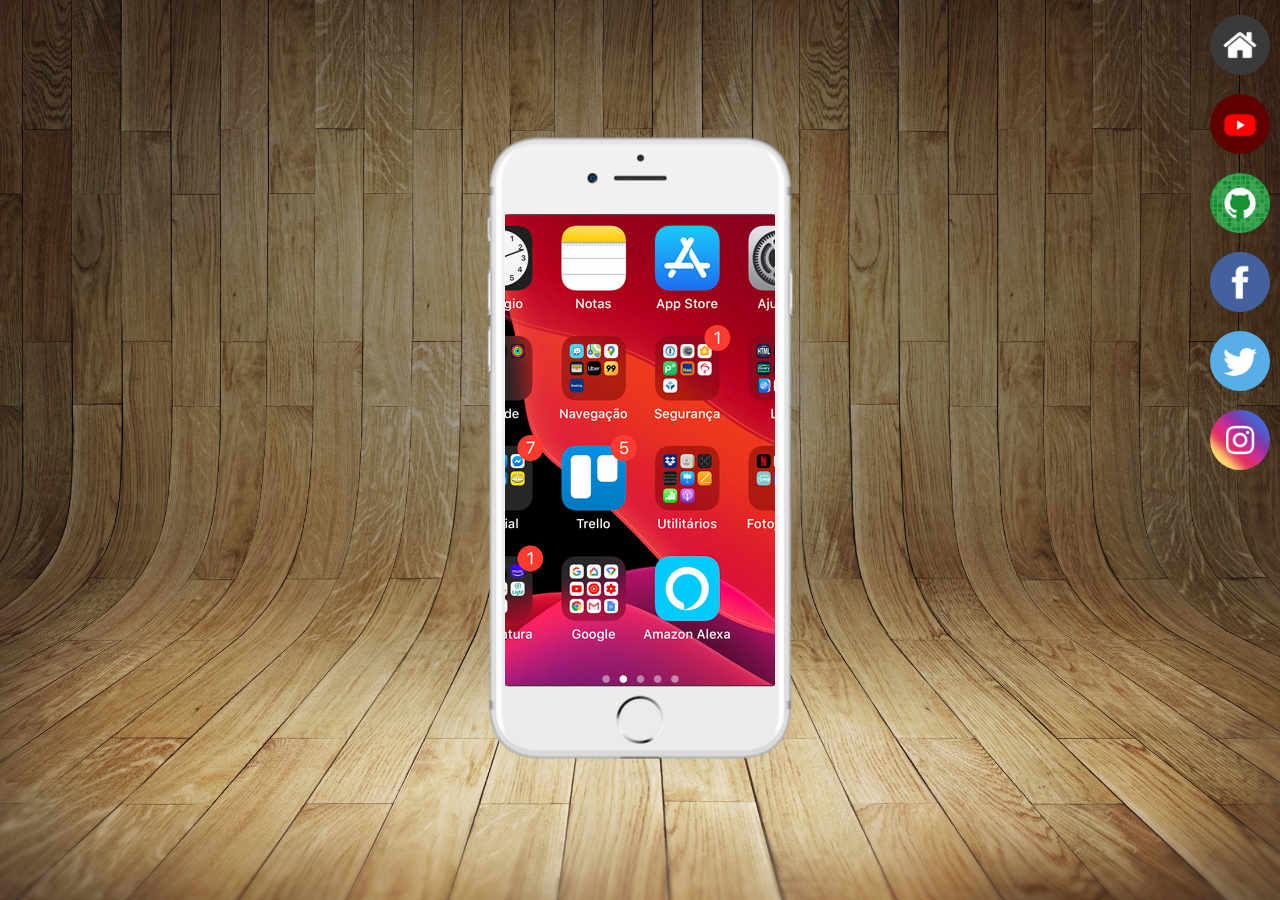
<file: index.html>
<!DOCTYPE html>
<html lang="pt-br">
<head>
    <meta charset="UTF-8">
    <meta name="viewport" content="width=device-width, initial-scale=1.0">
    <link rel="shortcut icon" href="favicon.ico" type="image/x-icon">
    <title>Redes socias</title>
    <link rel="stylesheet" href="style.css">
</head>
<body>
    <section id="telefone">
        <img src="imagens/frame-iphone.png" alt="" name="tela">
    </section>
    <section>
        <iframe src="inicio.html" name="frame" frameborder="0"></iframe>
    </section>
    <nav>
        <a href="inicio.html" target="frame"><img src="imagens/logo-home.jpg" alt="botão"></a><br>
        <a href="youtube.html" target="frame"><img src="imagens/logo-youtube.jpg" alt="botão"></a><br>
        <a href="github.html" target="frame"><img src="imagens/logo-github.jpg" alt="botão"></a><br>
        <a href="facebook.html" target="frame"><img src="imagens/logo-facebook.jpg" alt="botão"></a><br>
        <a href="twitter.html" target="frame"><img src="imagens/logo-twitter.jpg" alt="botão"></a><br>
        <a href="instragram.html" target="frame"><img src="imagens/logo-instagram.jpg" alt="botão"></a>
    </nav>

    
</body>
</html>
</file>
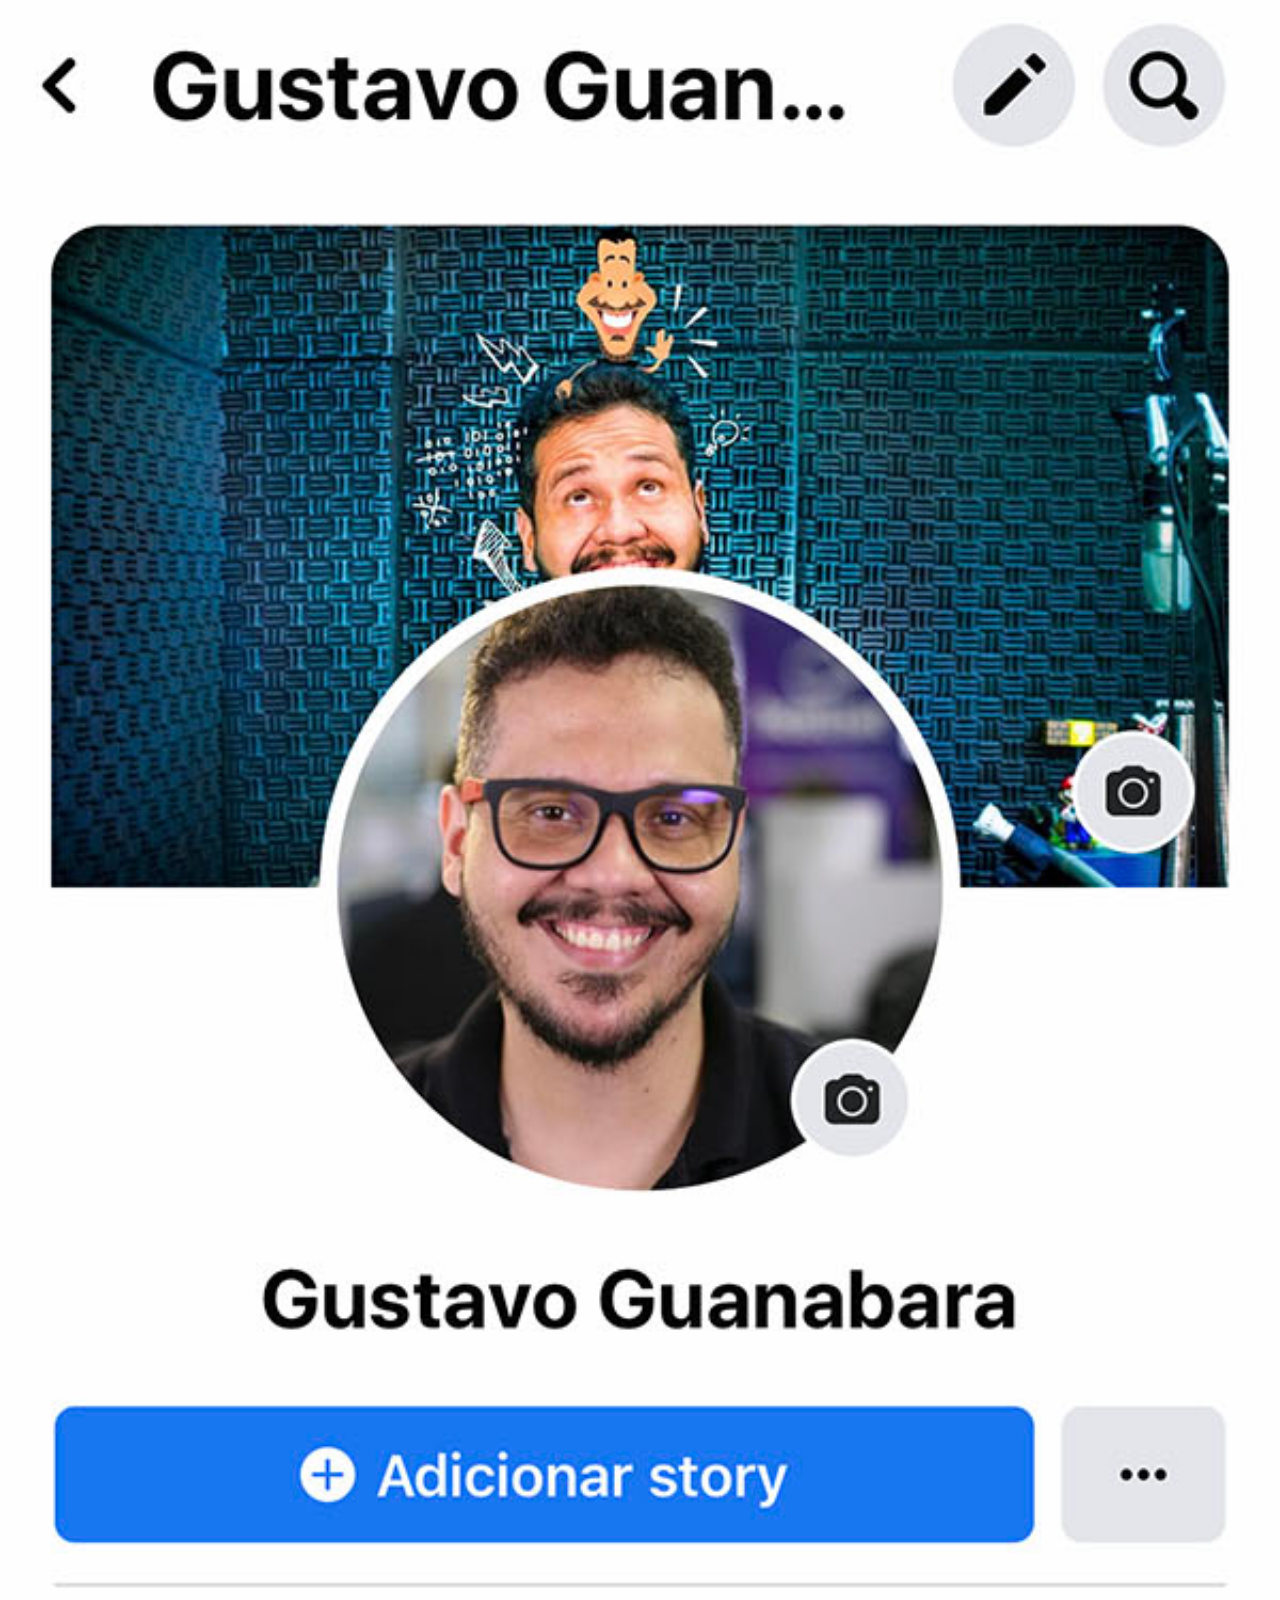
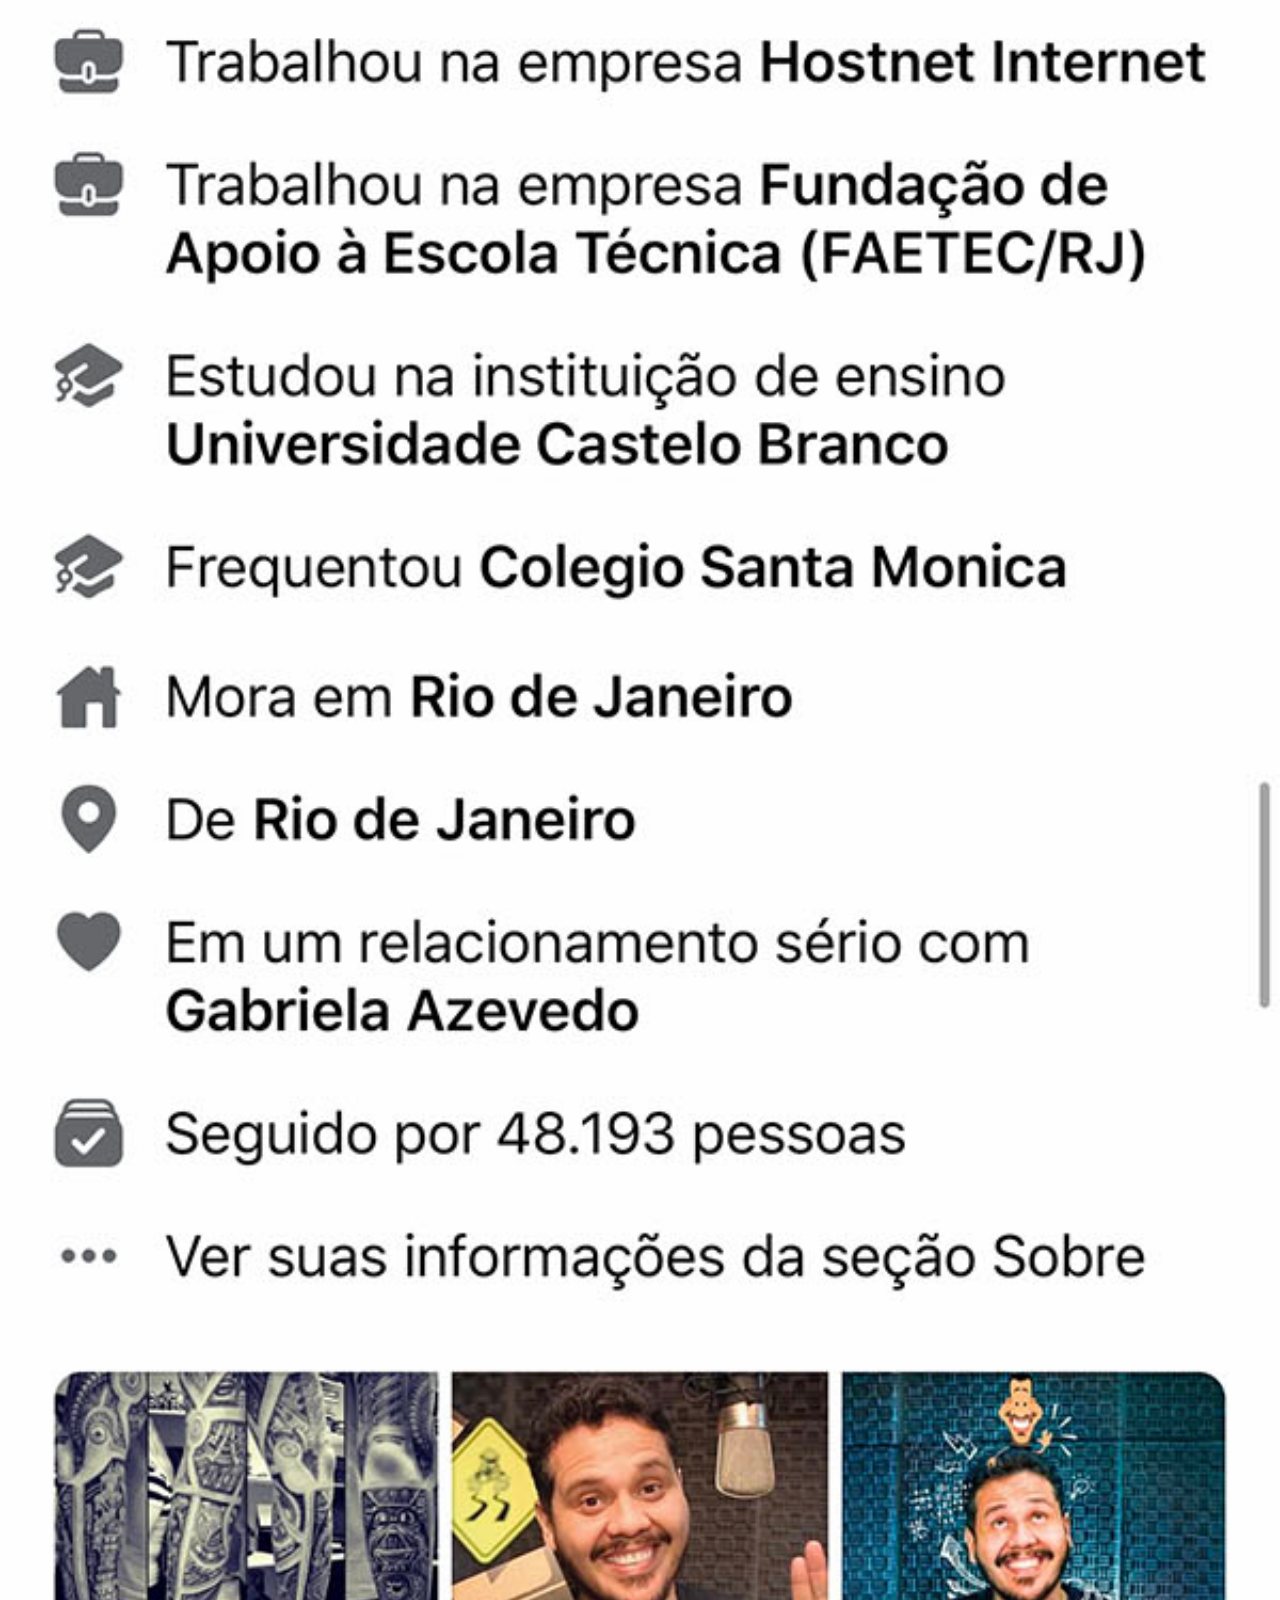
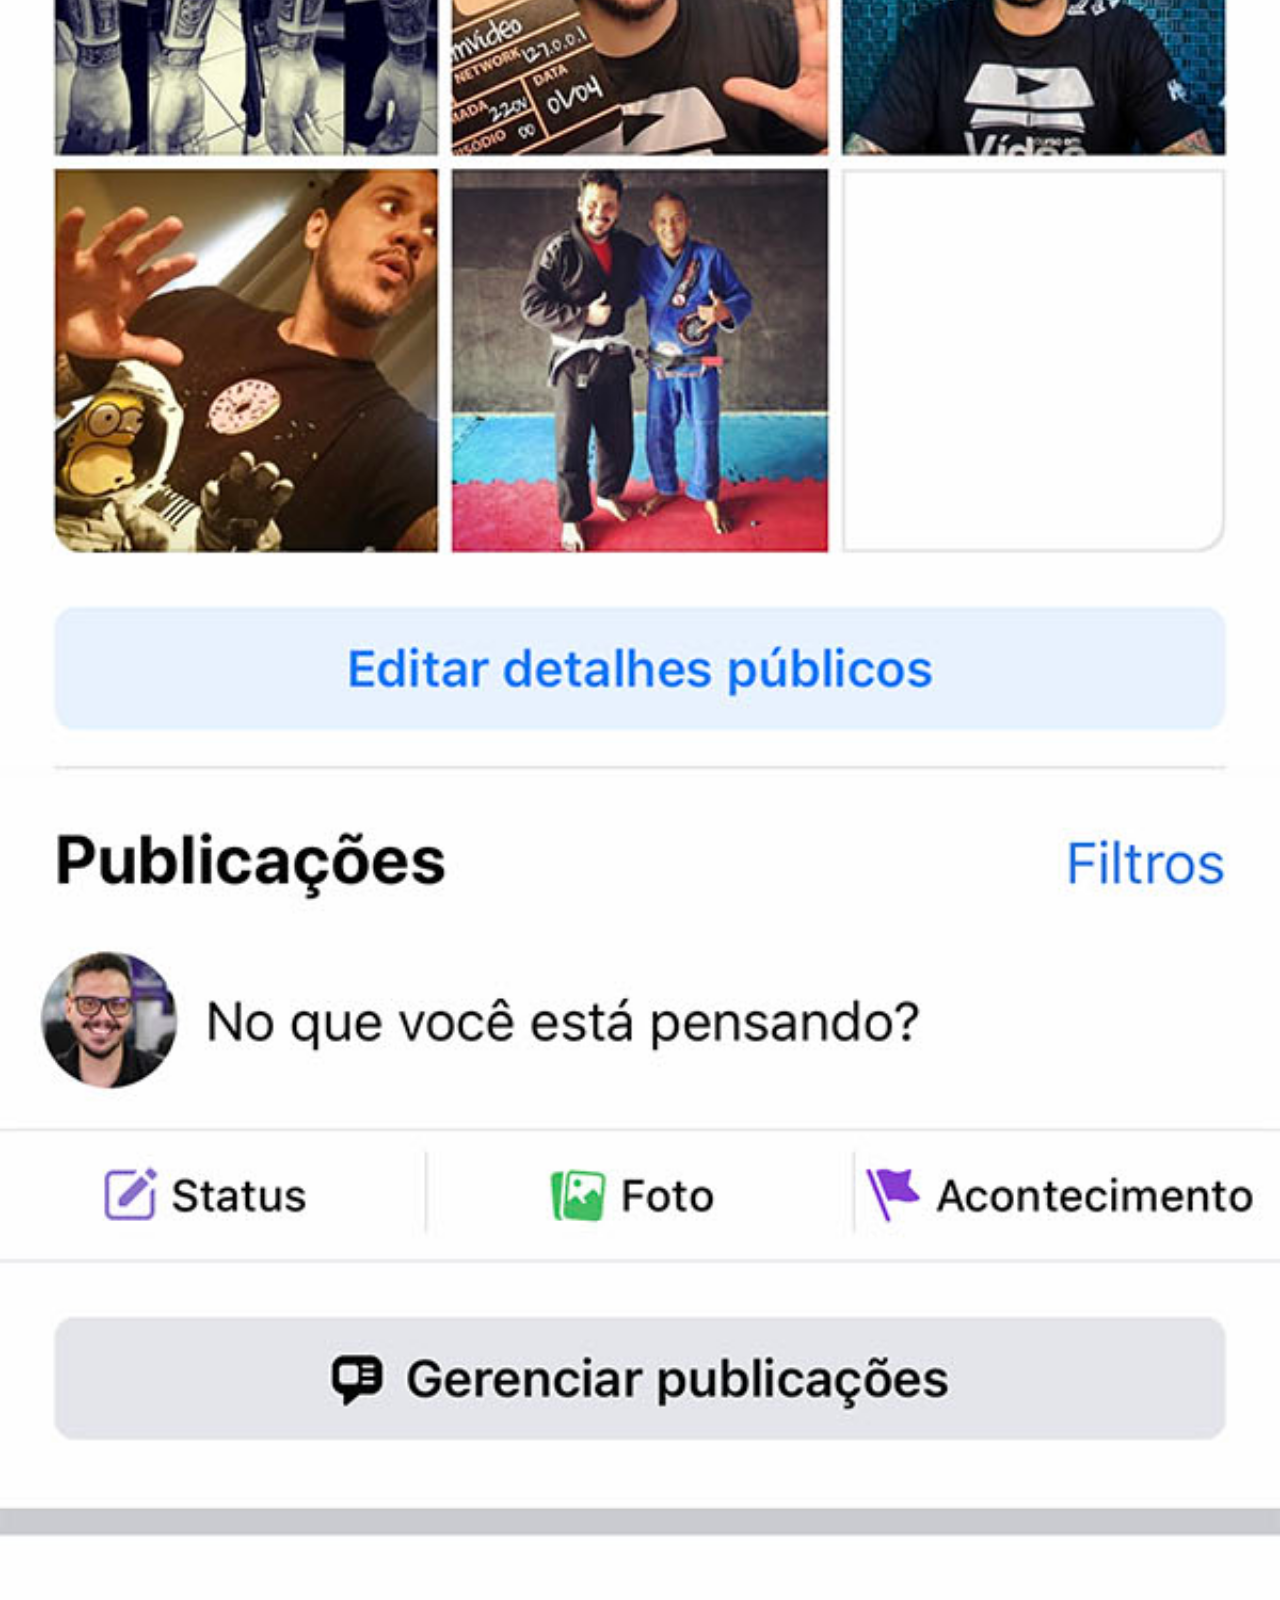
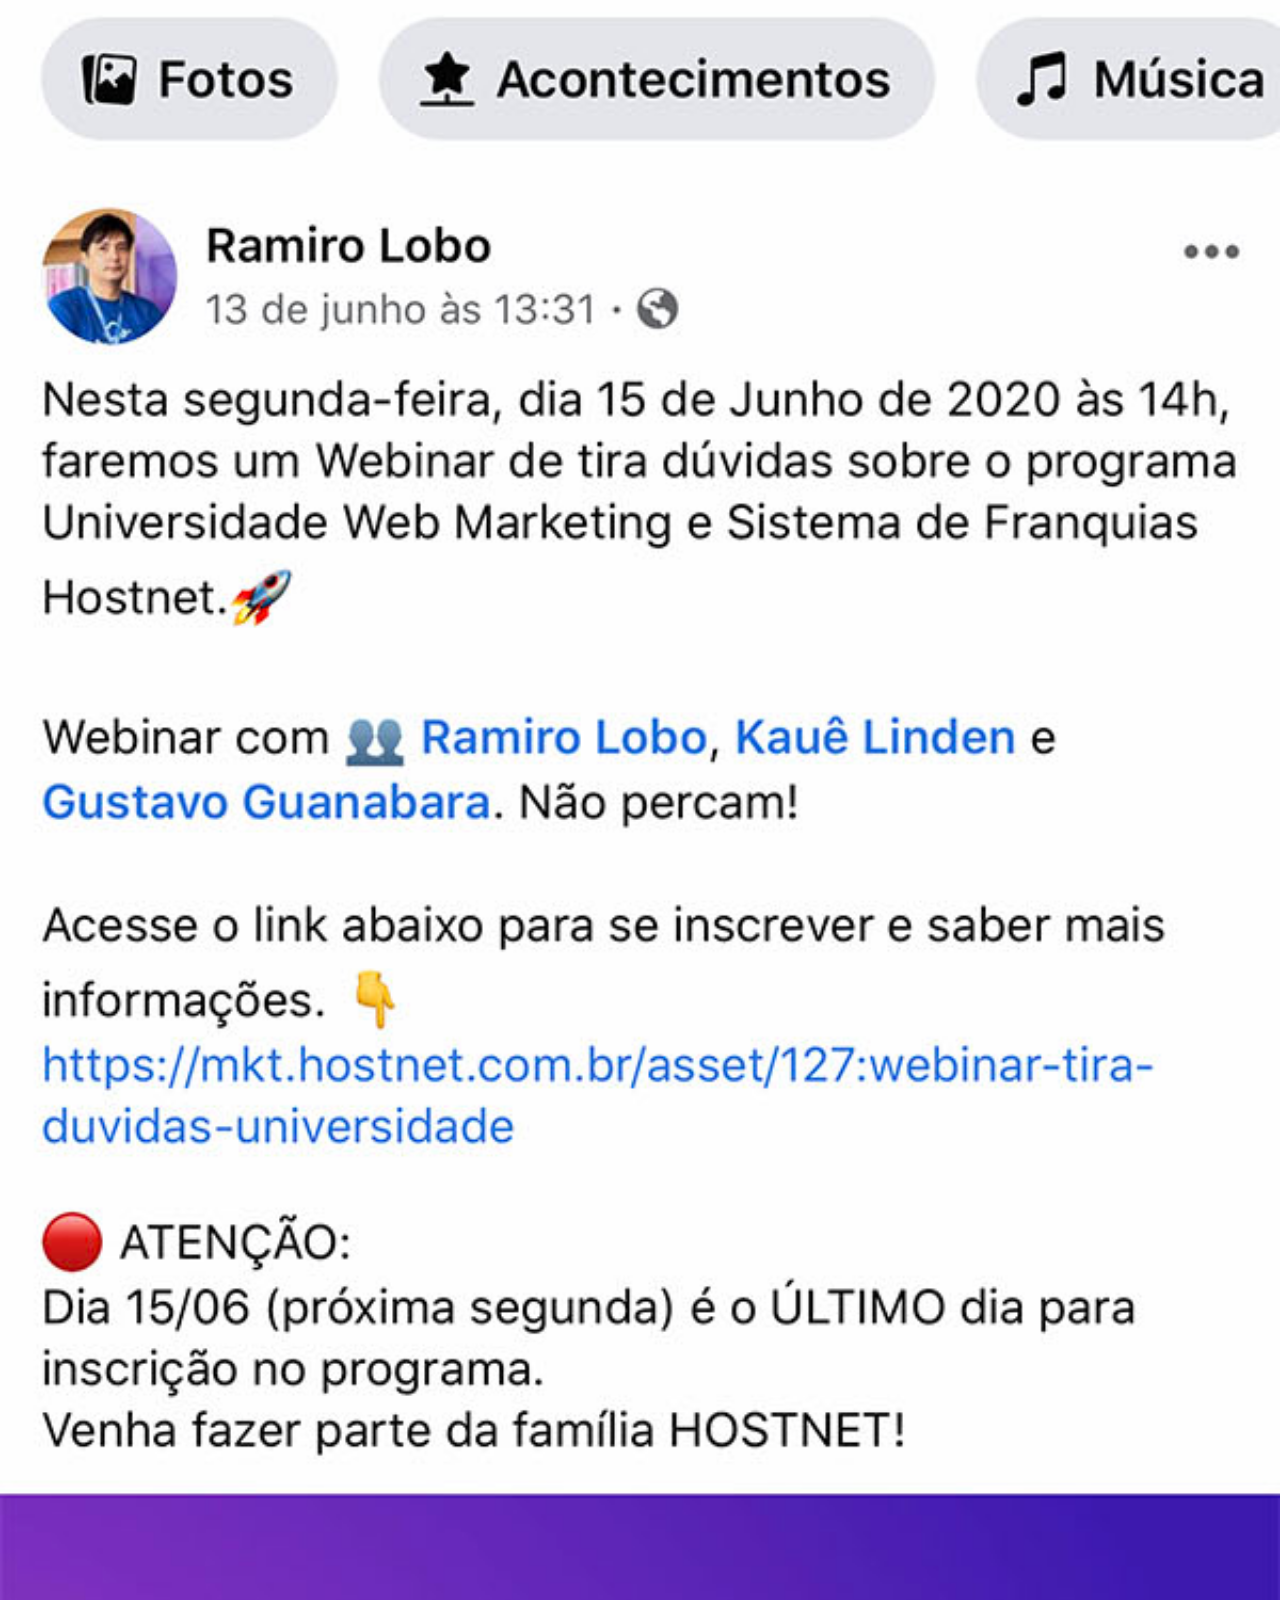
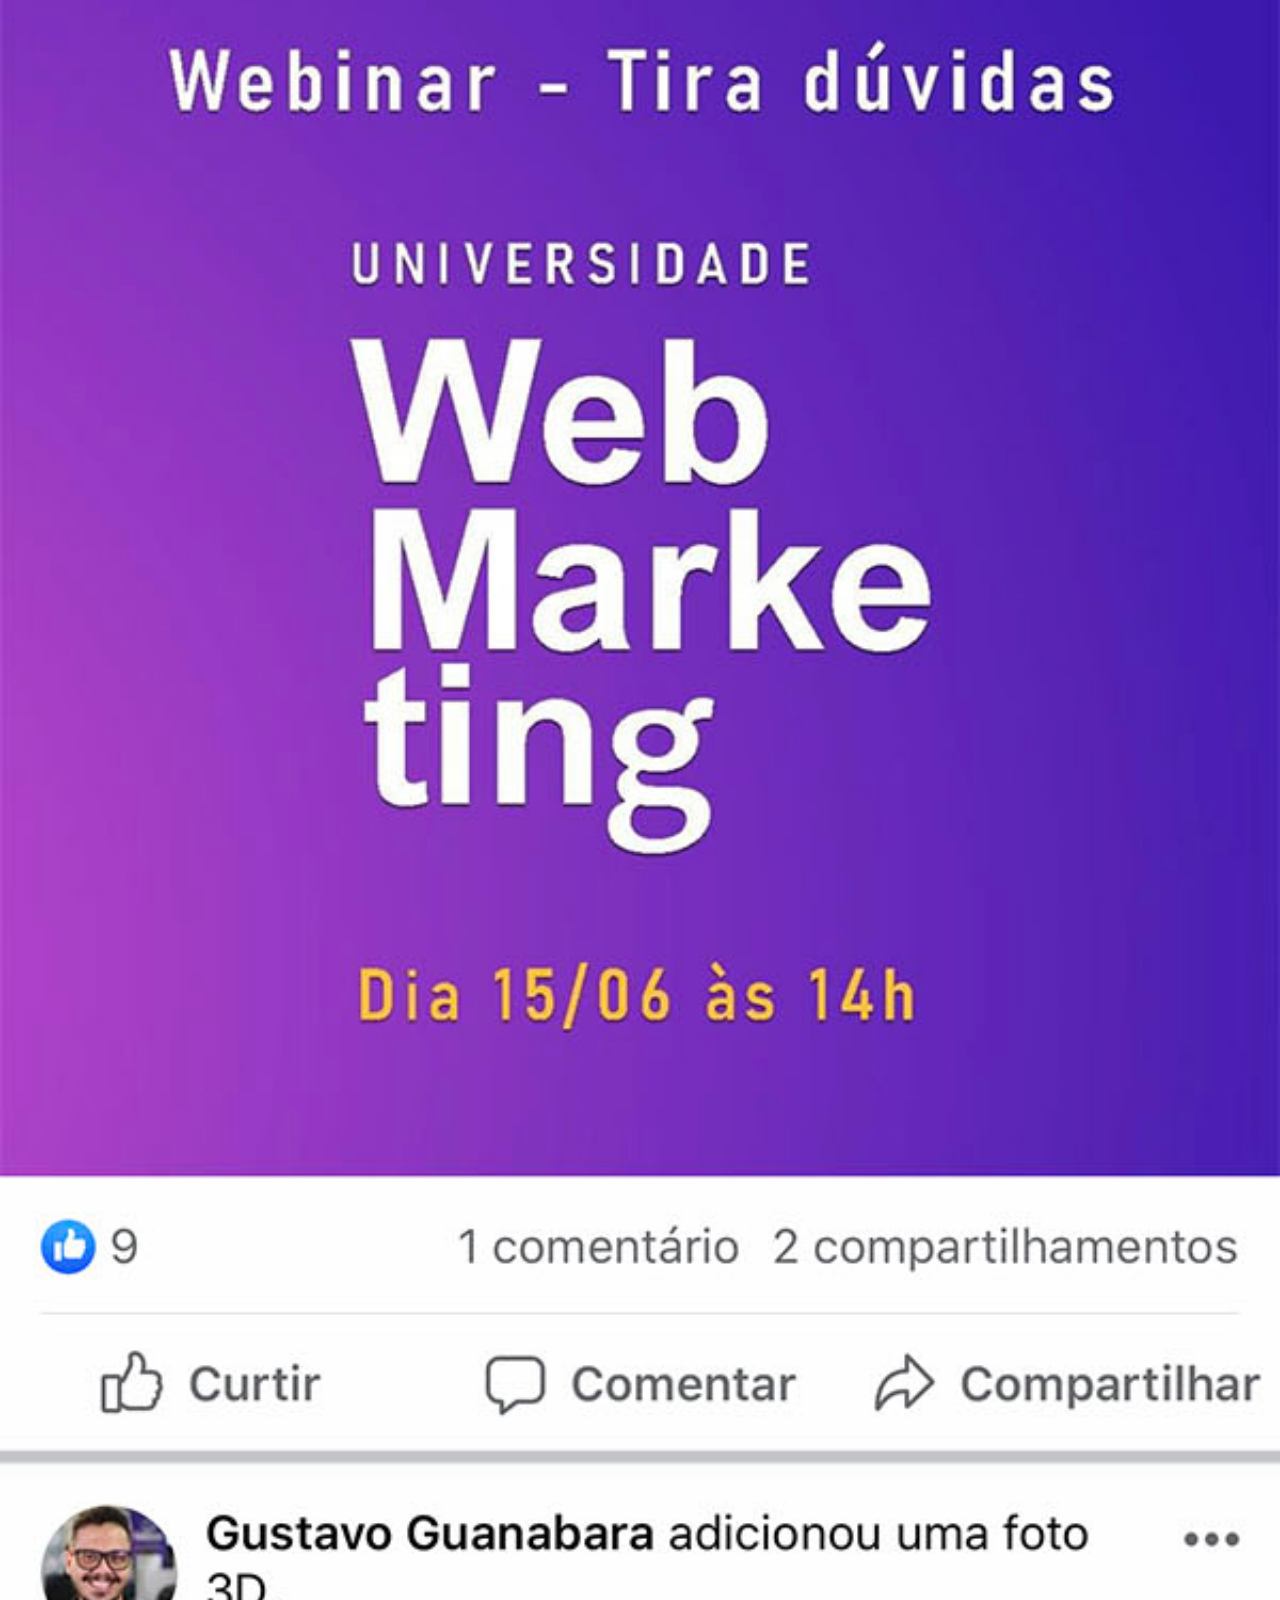
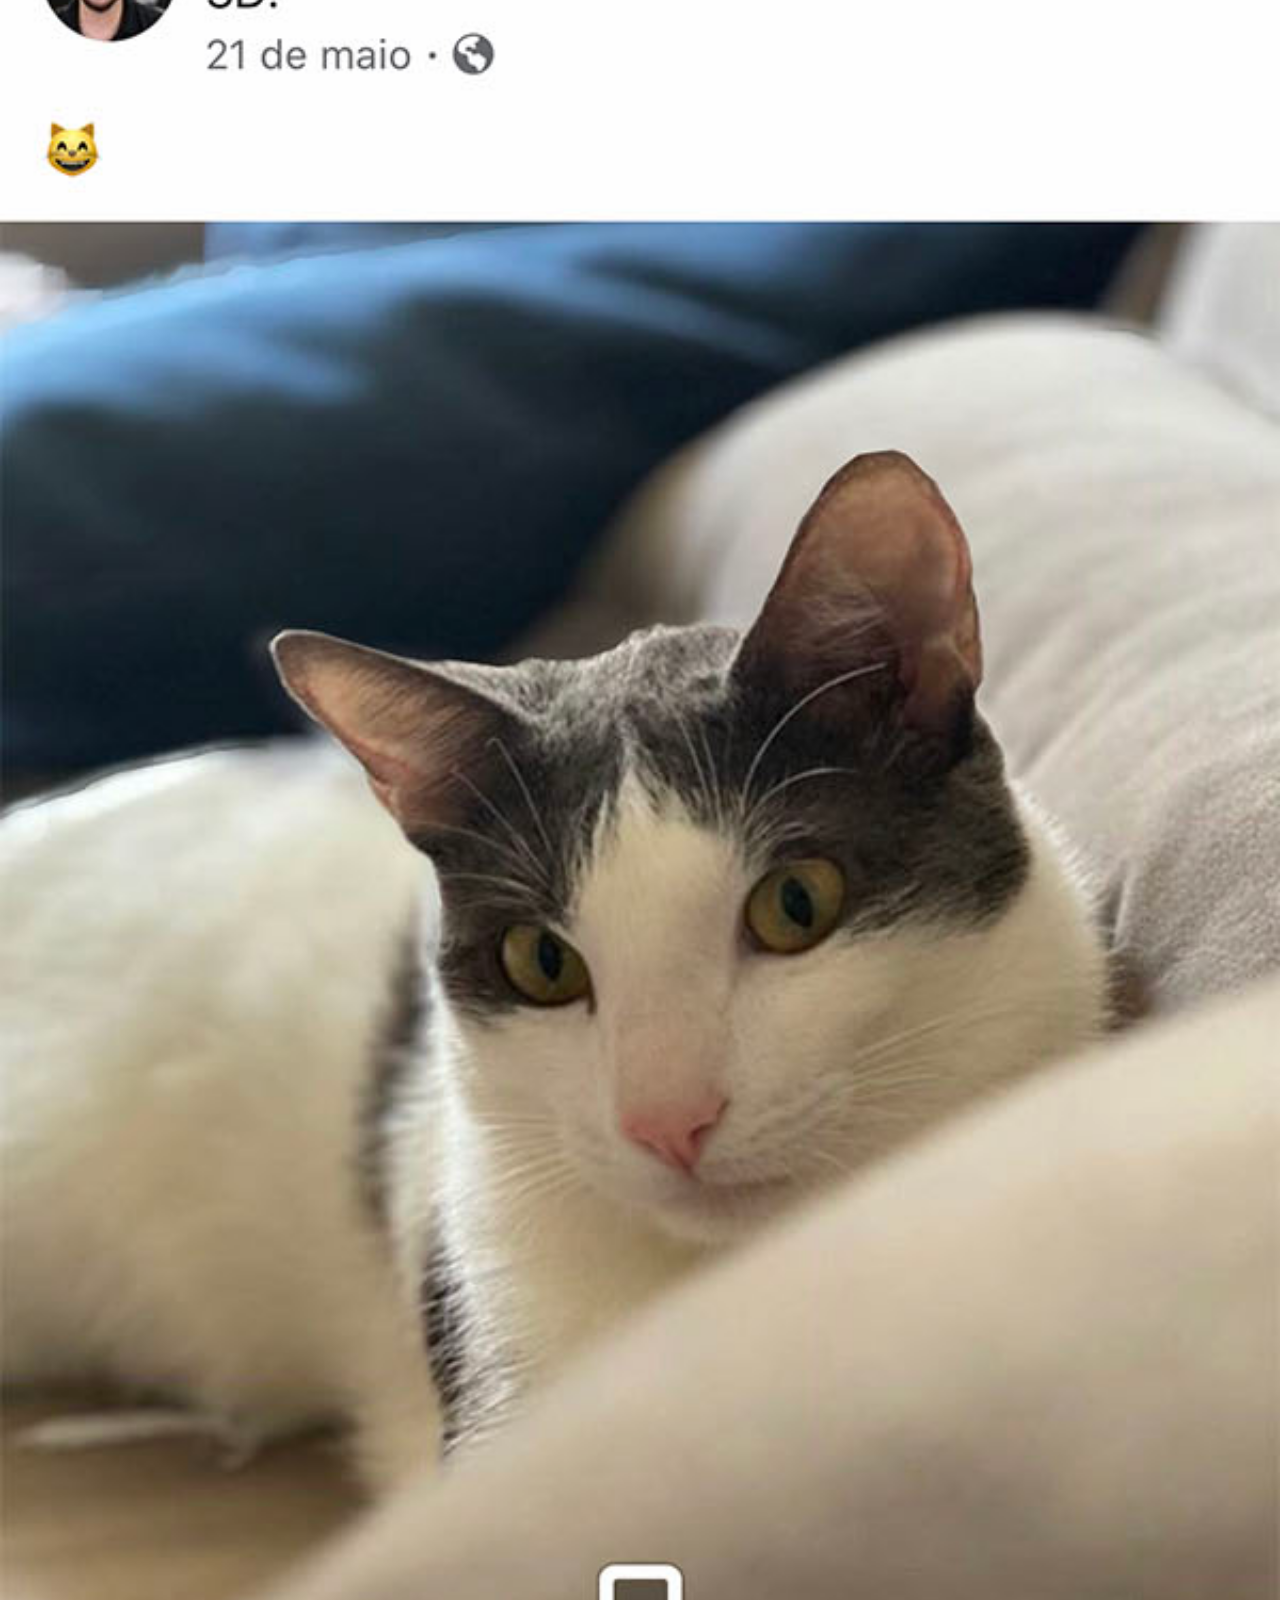
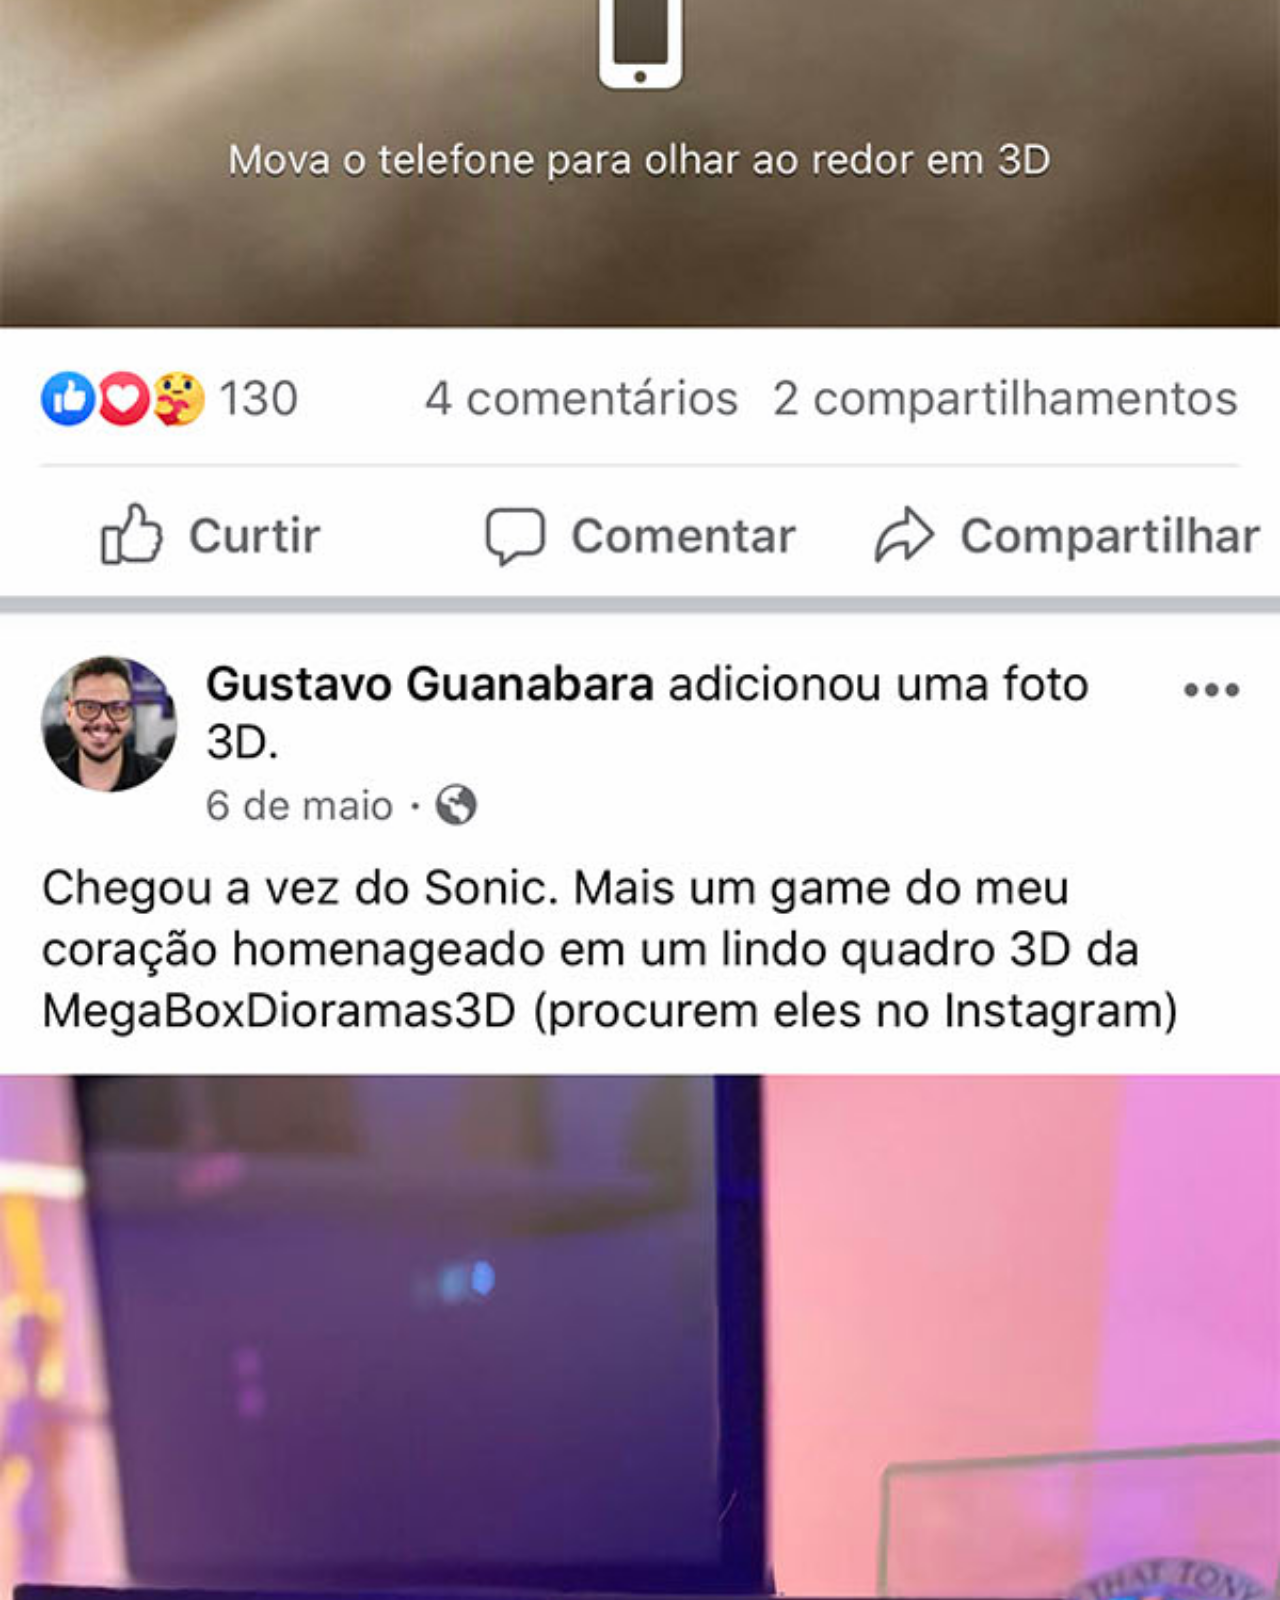
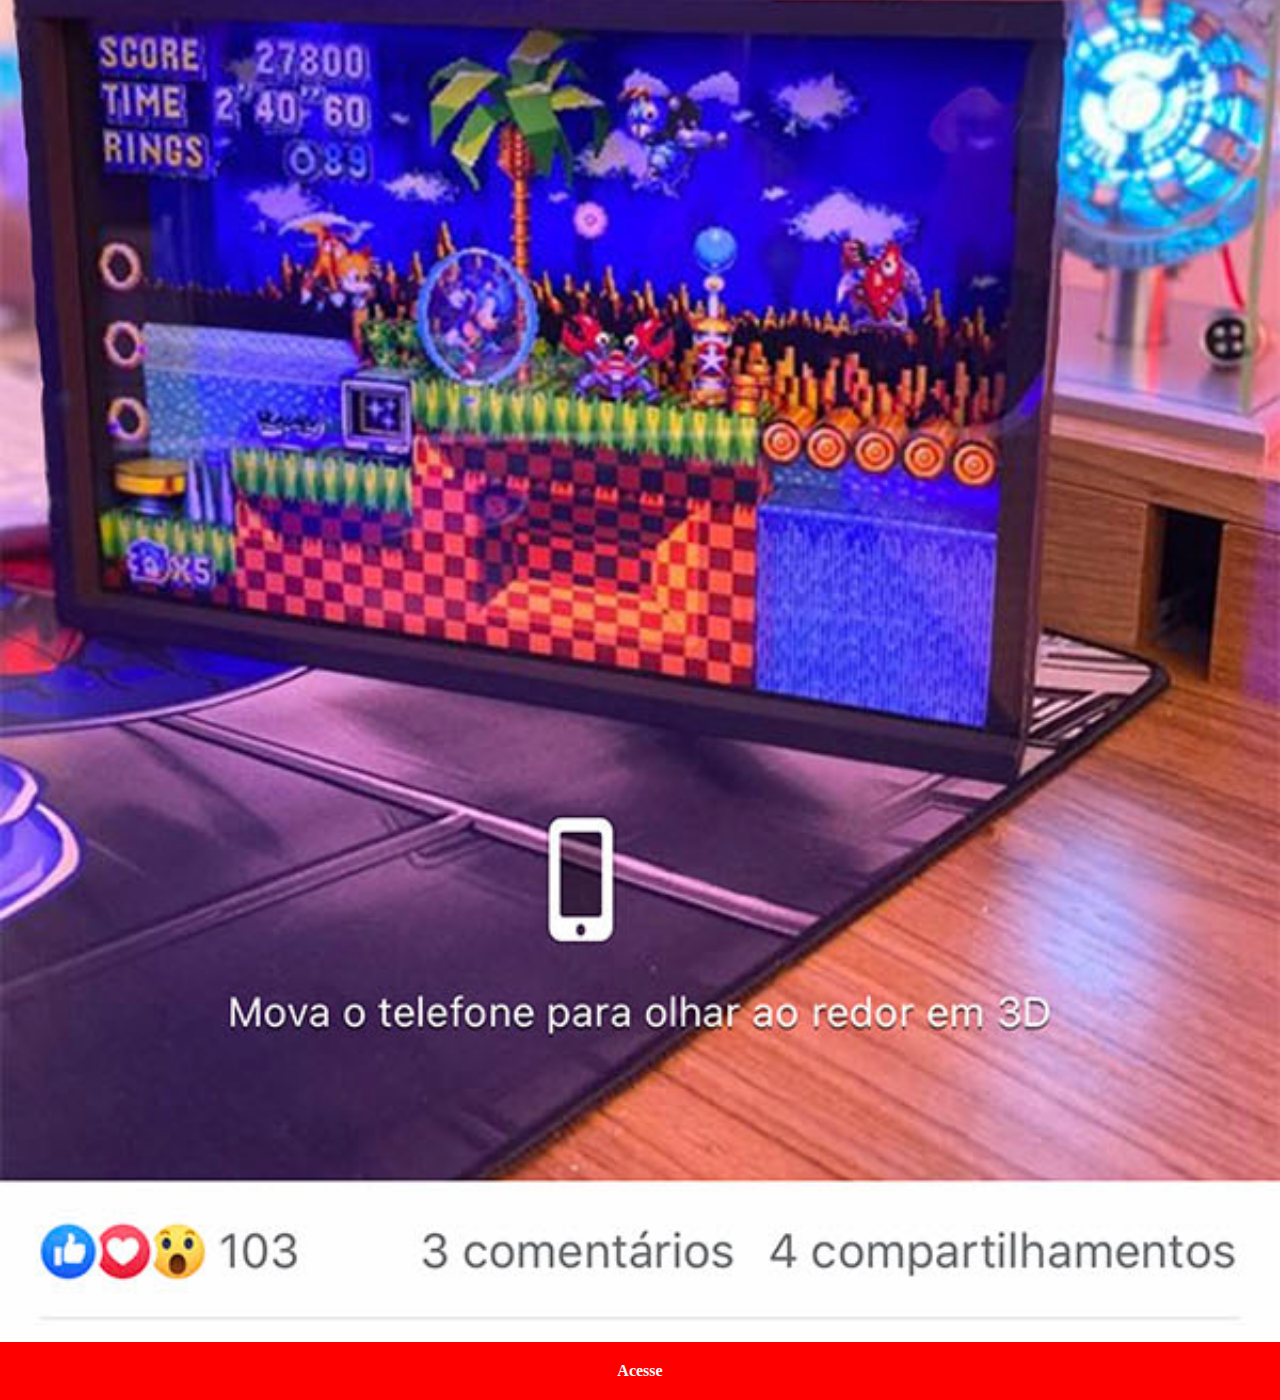
<file: facebook.html>
<!DOCTYPE html>
<html lang="pt-br">
<head>
    <meta charset="UTF-8">
    <meta name="viewport" content="width=device-width, initial-scale=1.0">
    <title>Document</title>
    <style>
        *{
            margin: 0px;
            padding: 0px;
        }

        img {
            background-color: black;
            width: 100vw;
        }

        ::-webkit-scrollbar{
            width: 0px;
            height: 0px;
        }
            

        a {
            display: block;
            background-color: red;
            padding: 20px;
            text-align: center;
            text-decoration: none;
            font-weight: bolder;
            color: white;
        }
    </style>
</head>
<body>
    <img src="imagens/tela-facebook.jpg" alt="">
    <a href="https://www.facebook.com/gustavoguanabara/?locale=pt_BR" target="_blank">Acesse</a>
    
</body>
</html>
</file>
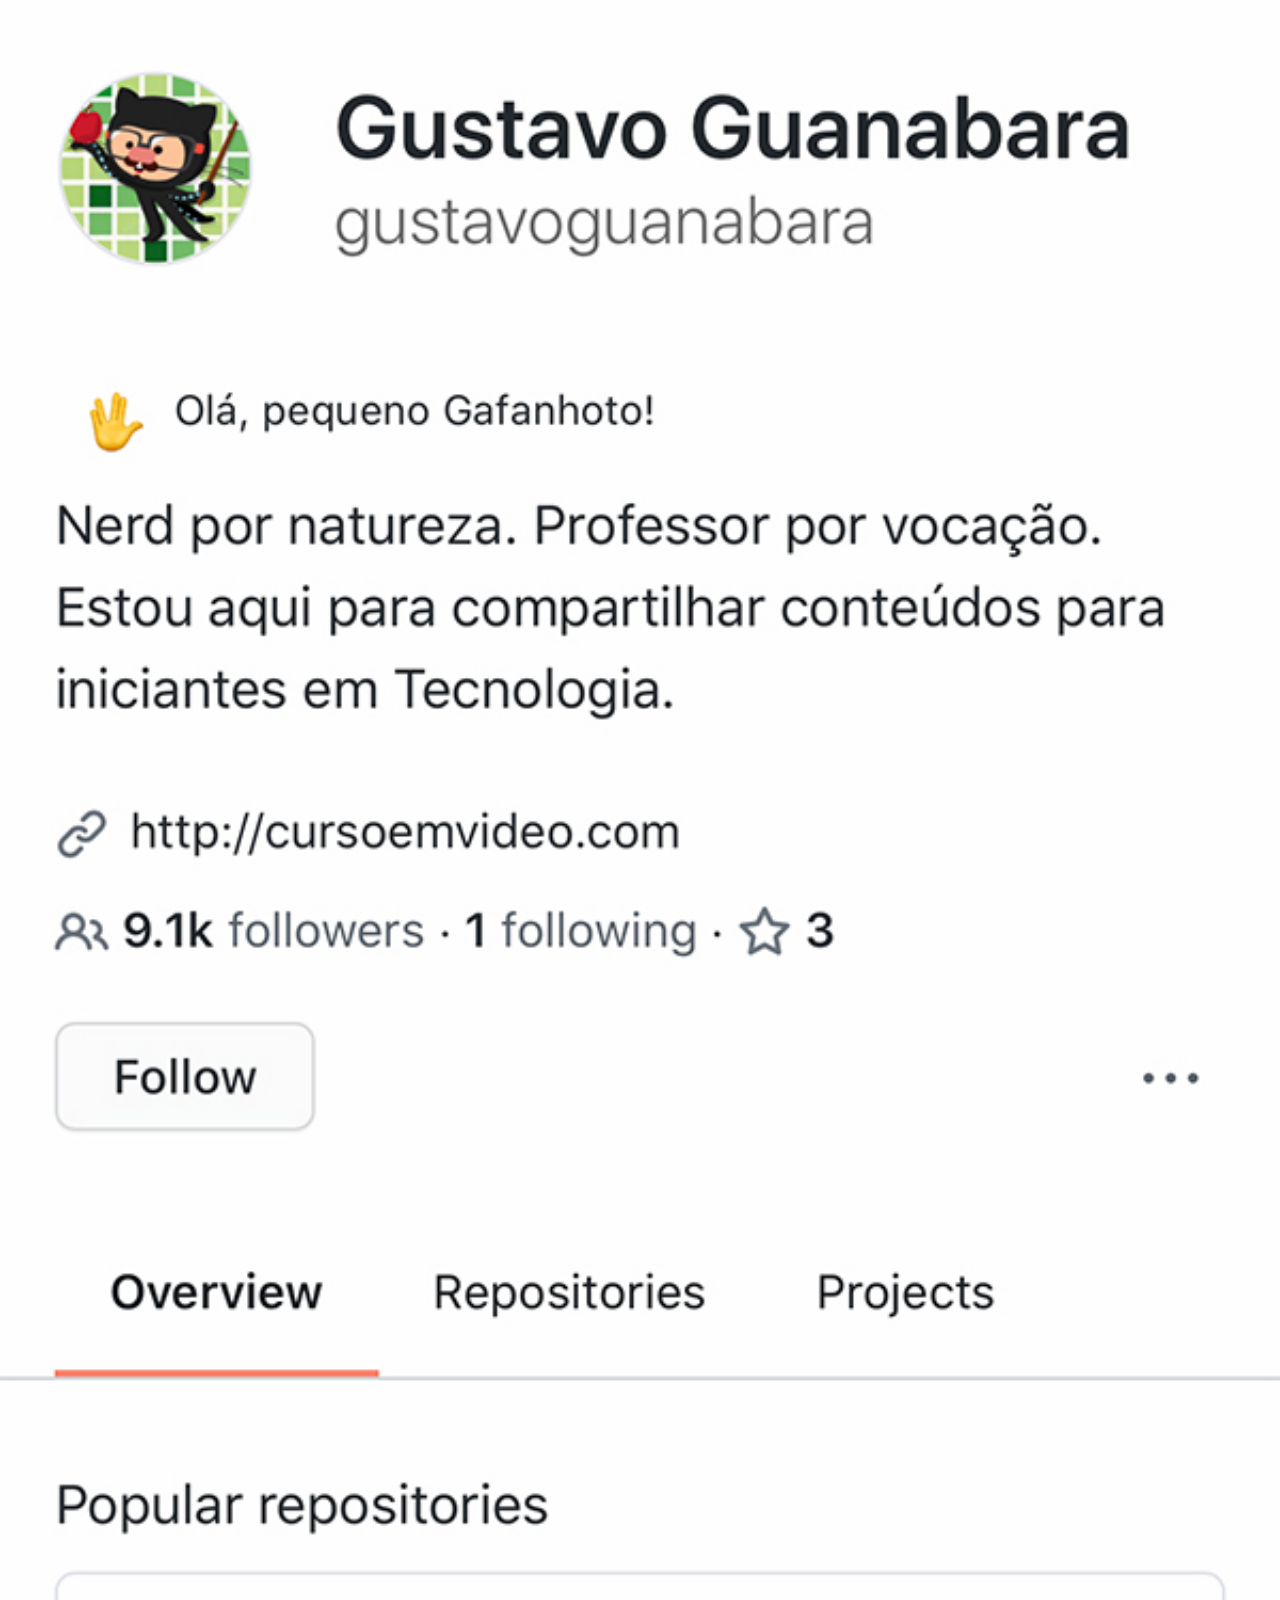
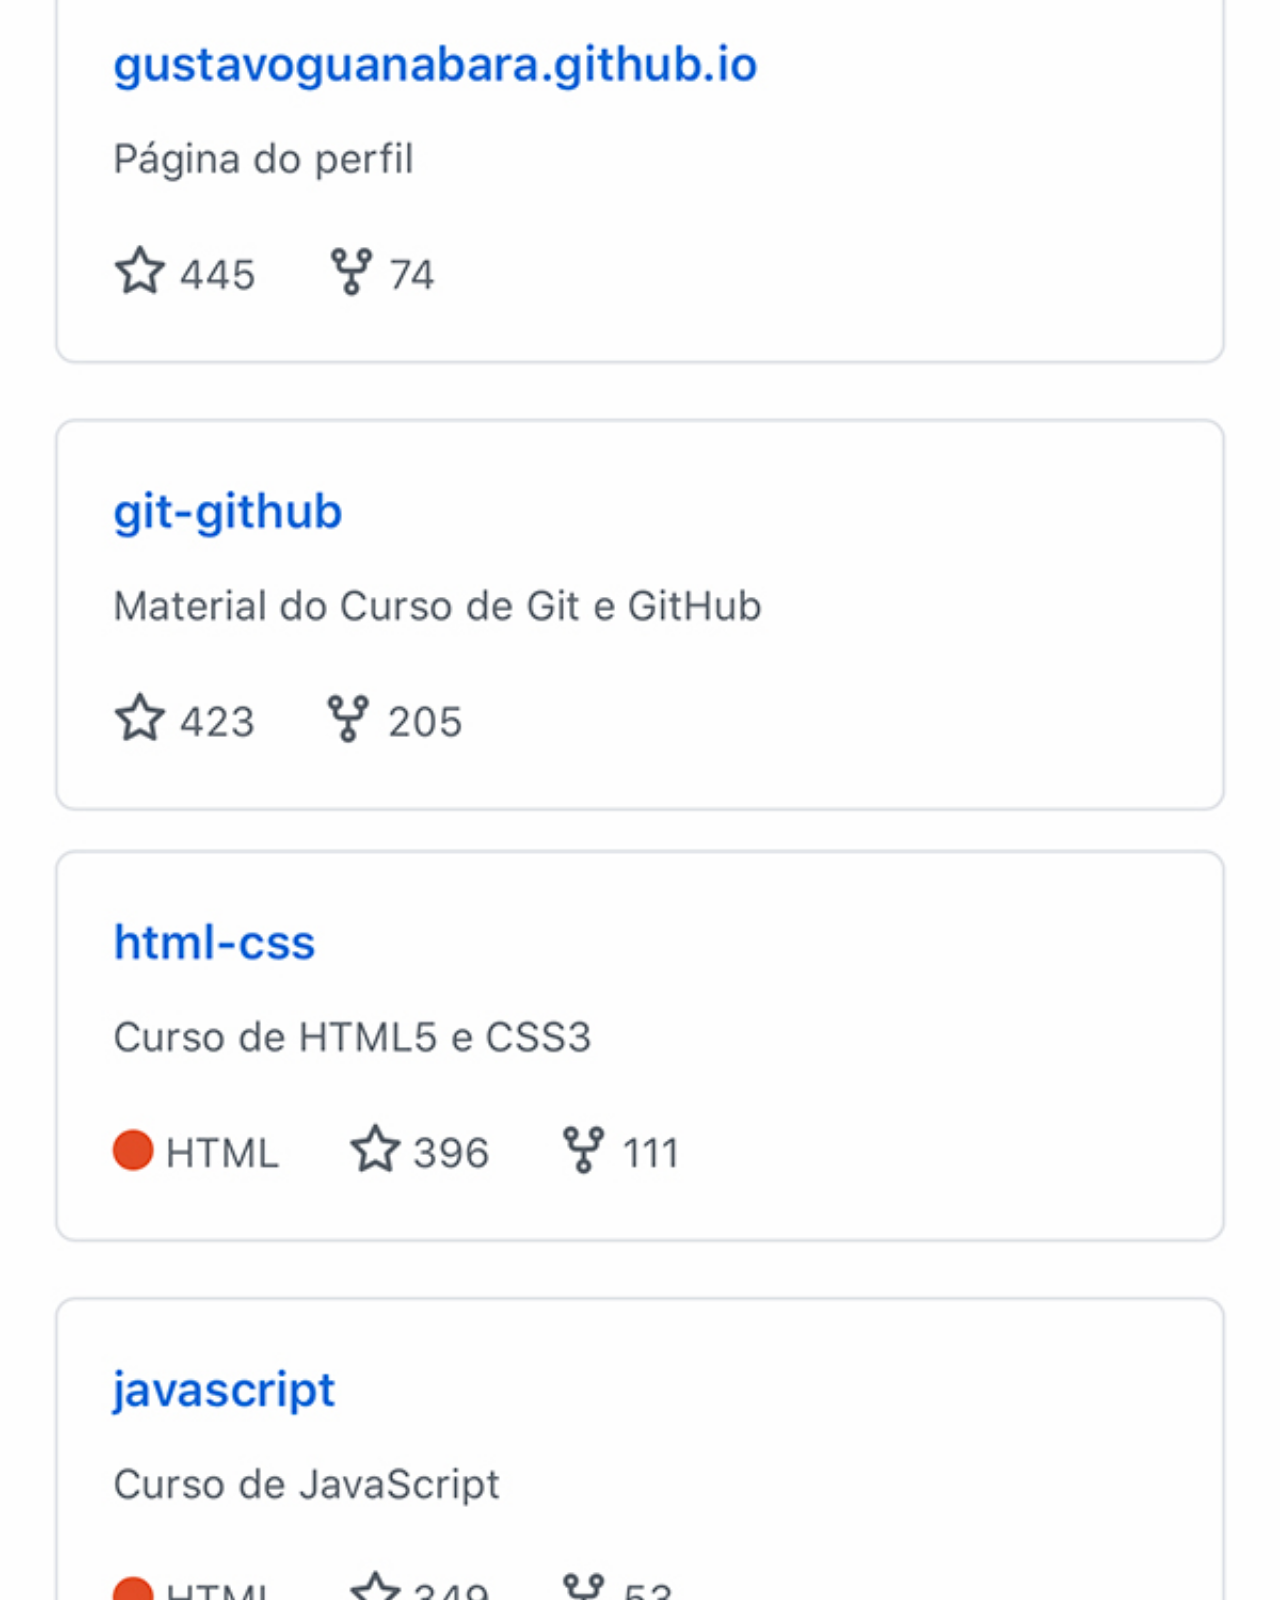
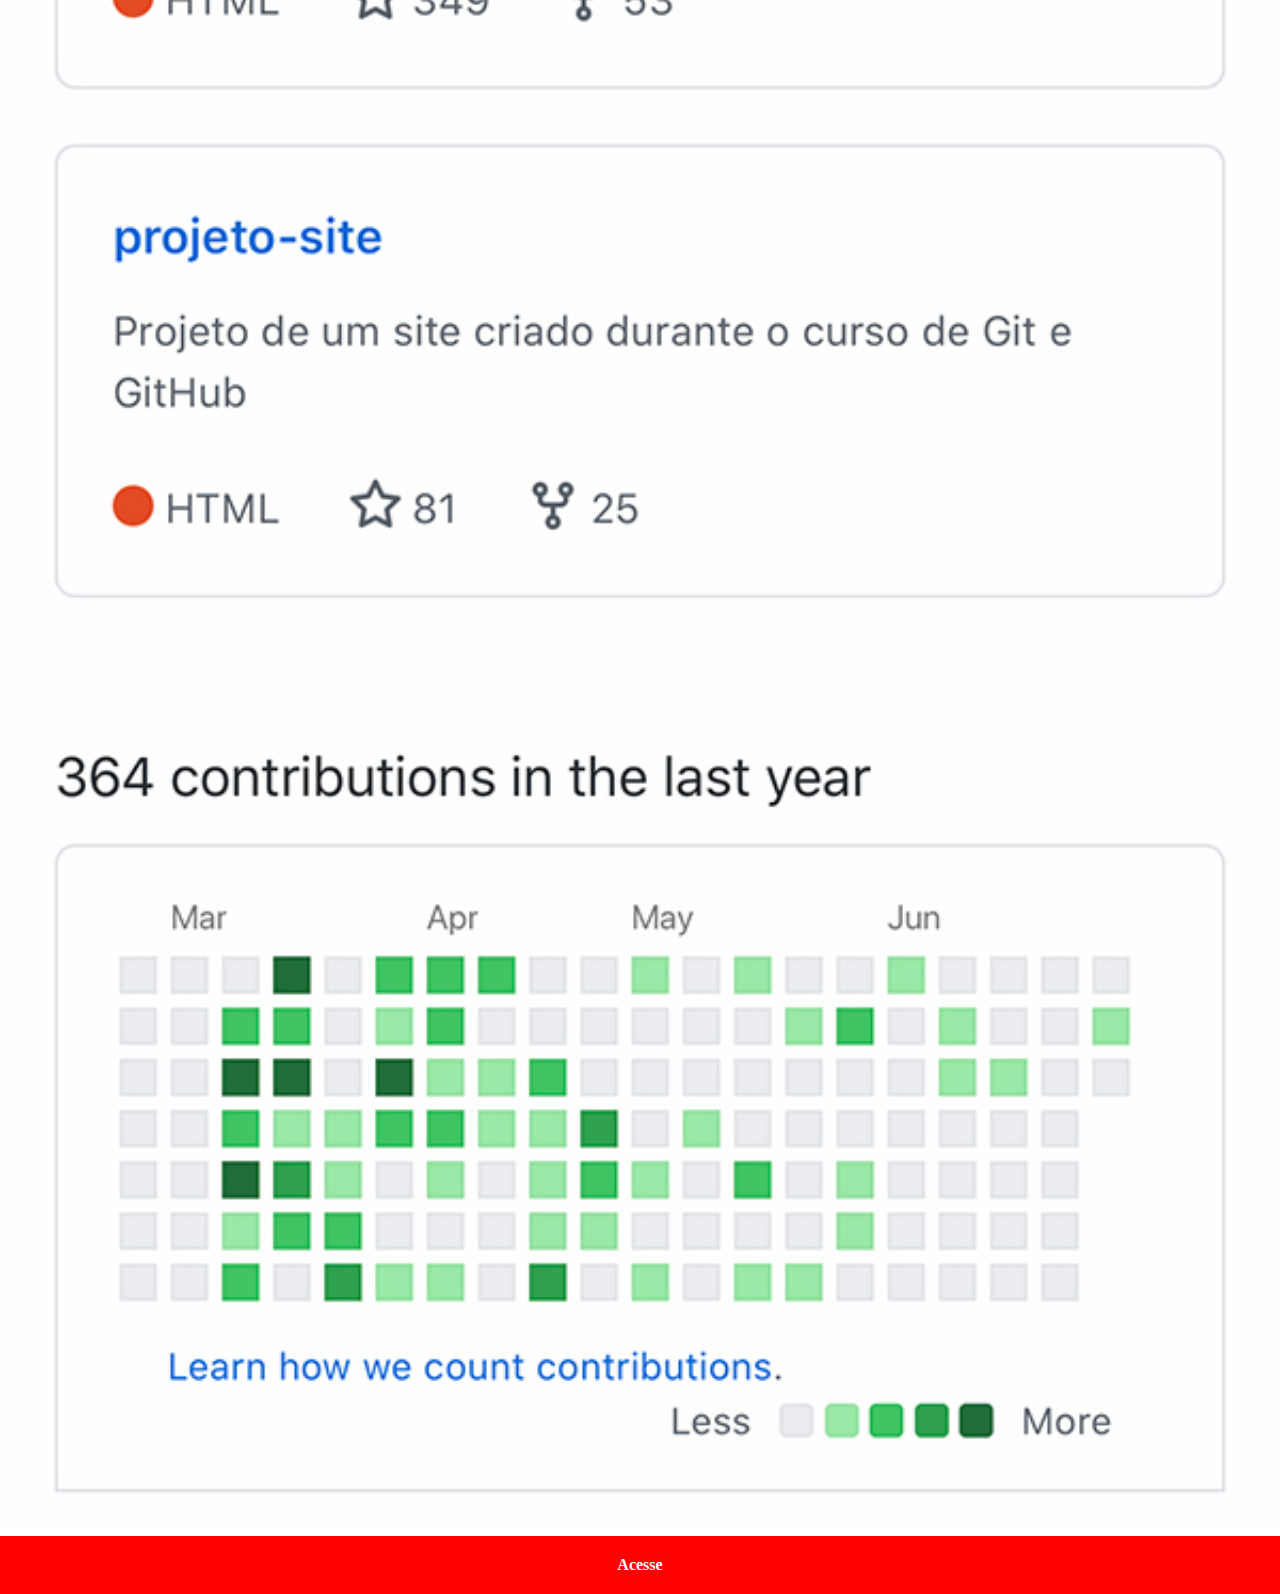
<file: github.html>
<!DOCTYPE html>
<html lang="pt-br">
<head>
    <meta charset="UTF-8">
    <meta name="viewport" content="width=device-width, initial-scale=1.0">
    <title>Document</title>
    <style>
        *{
            margin: 0px;
            padding: 0px;
        }

        img {
            background-color: black;
            width: 100vw;
        }

        ::-webkit-scrollbar{
            width: 0px;
            height: 0px;
        }
            

        a {
            display: block;
            background-color: red;
            padding: 20px;
            text-align: center;
            text-decoration: none;
            font-weight: bolder;
            color: white;
        }
    </style>
</head>
<body>
    <img src="imagens/tela-github.jpg" alt="">
    <a href="https://github.com/gustavoguanabara" target="_blank">Acesse</a>
    
</body>
</html>
</file>
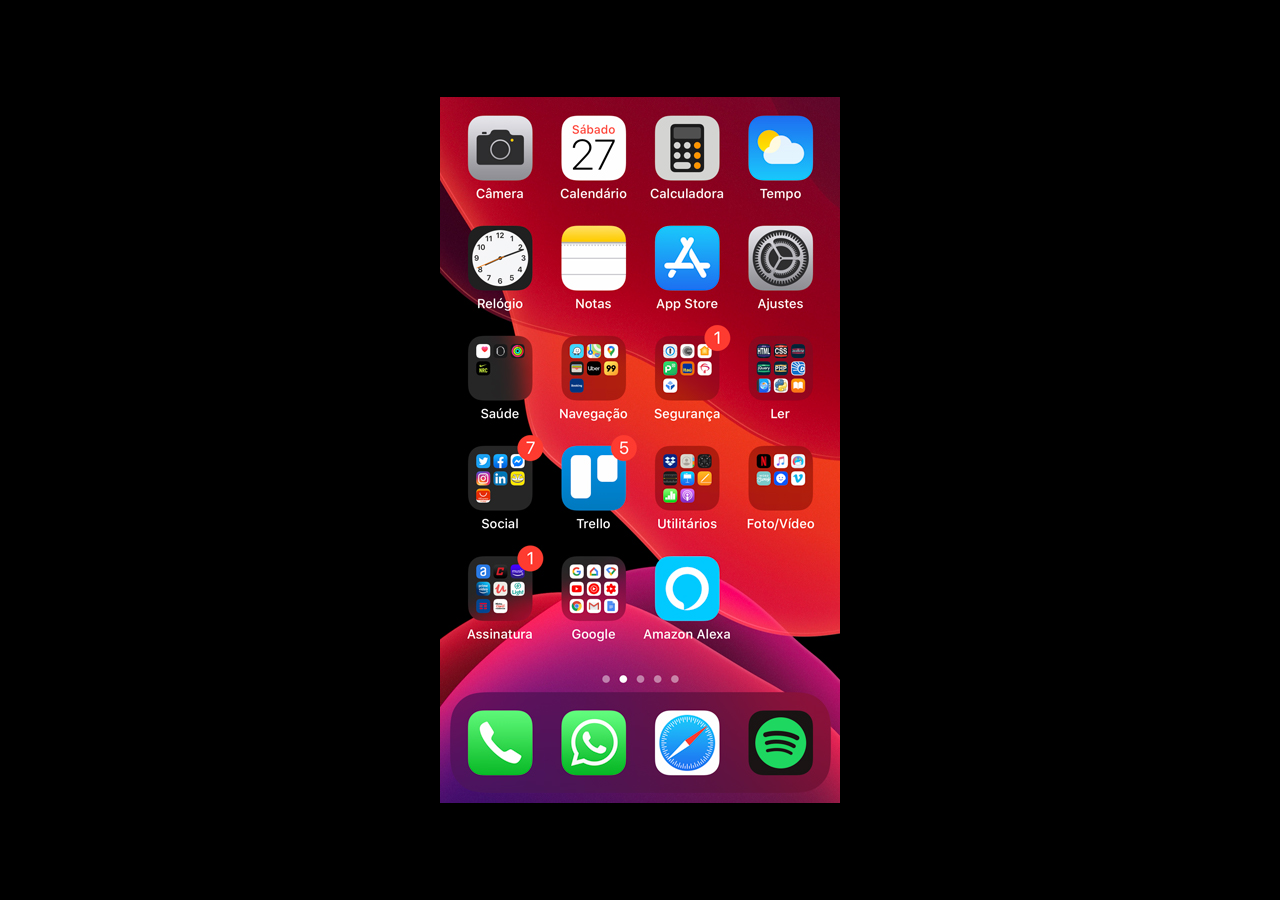
<file: inicio.html>
<!DOCTYPE html>
<html lang="en">
<head>
    <meta charset="UTF-8">
    <meta name="viewport" content="width=device-width, initial-scale=1.0">
    <title></title>
    <style>
        * {
            margin: 0%;
            padding: 0%;
        }
        body {
            width: 100vw;
            height: 100vh;
            background: url(imagens/tela-home.jpg);
            background-repeat: no-repeat;
            background-position: center center;
            background-color: black;
        }
    </style>
</head>
<body>
    
</body>
</html>
</file>
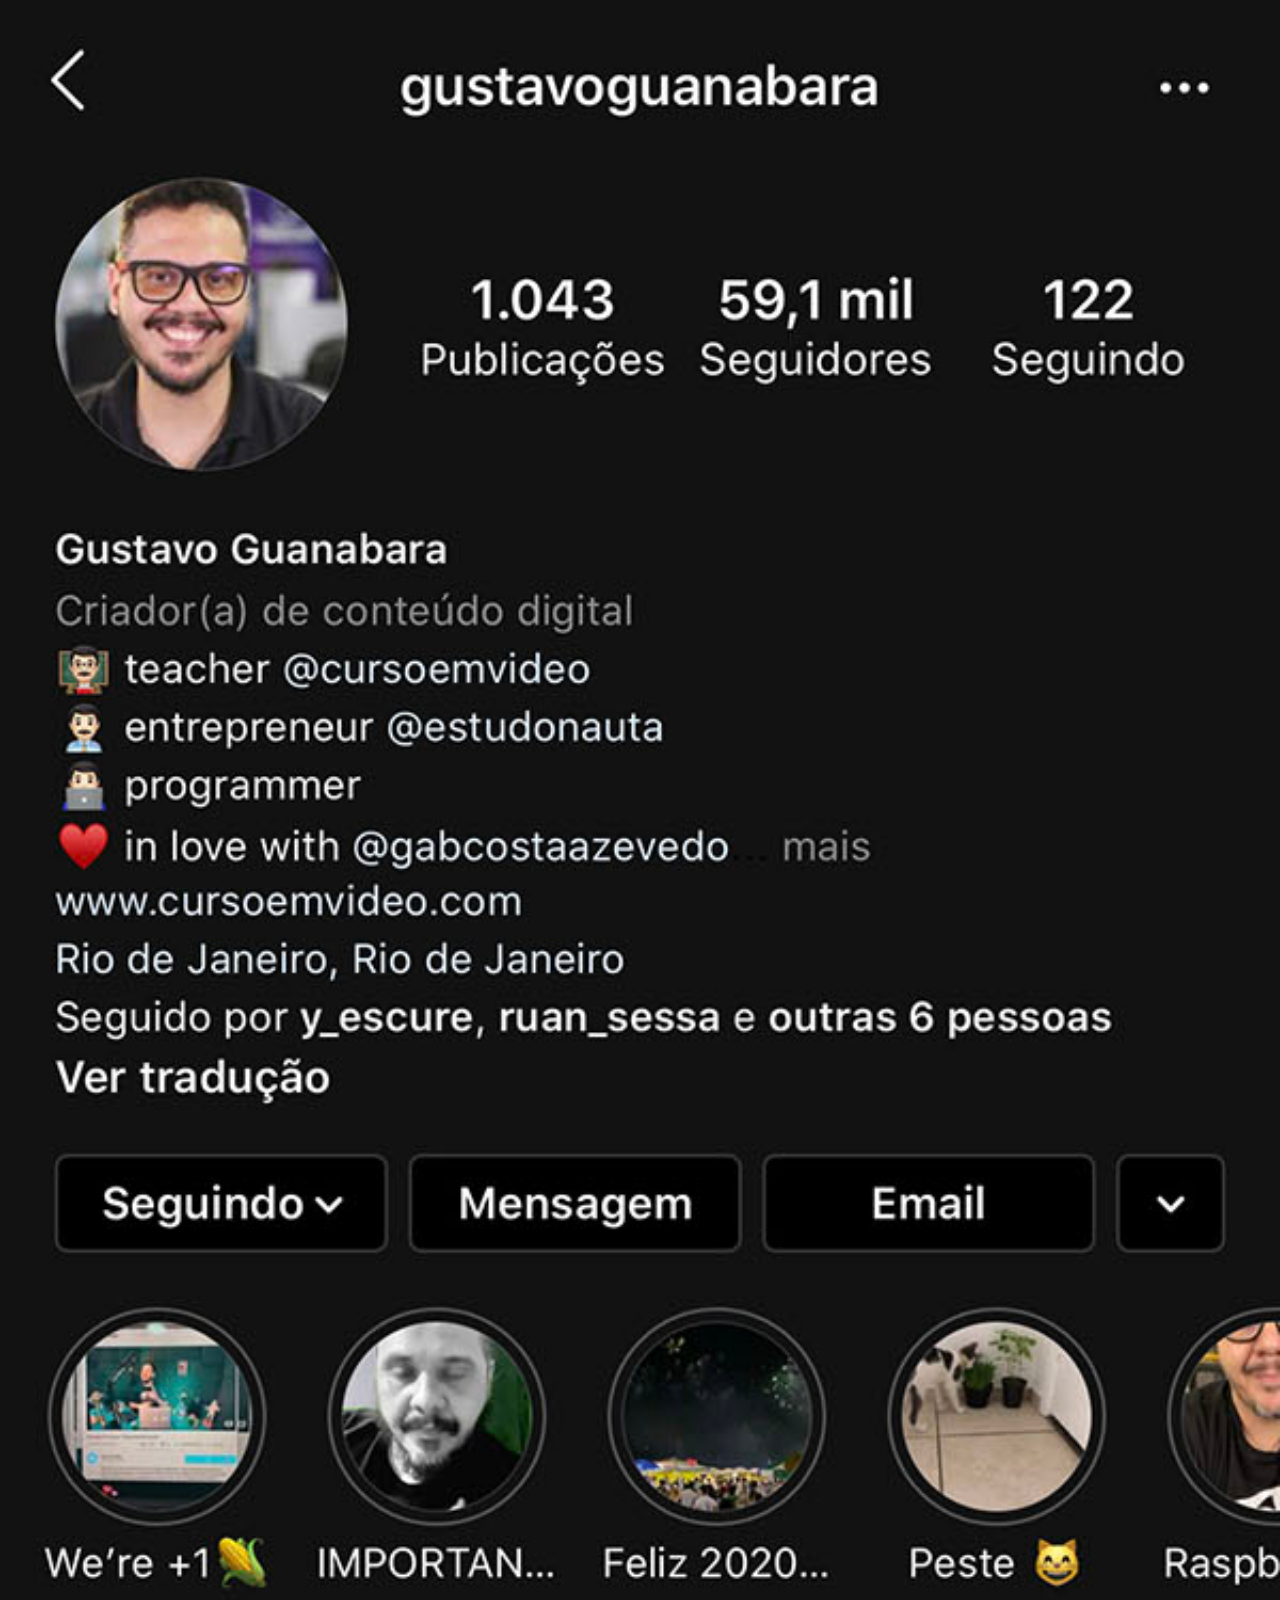
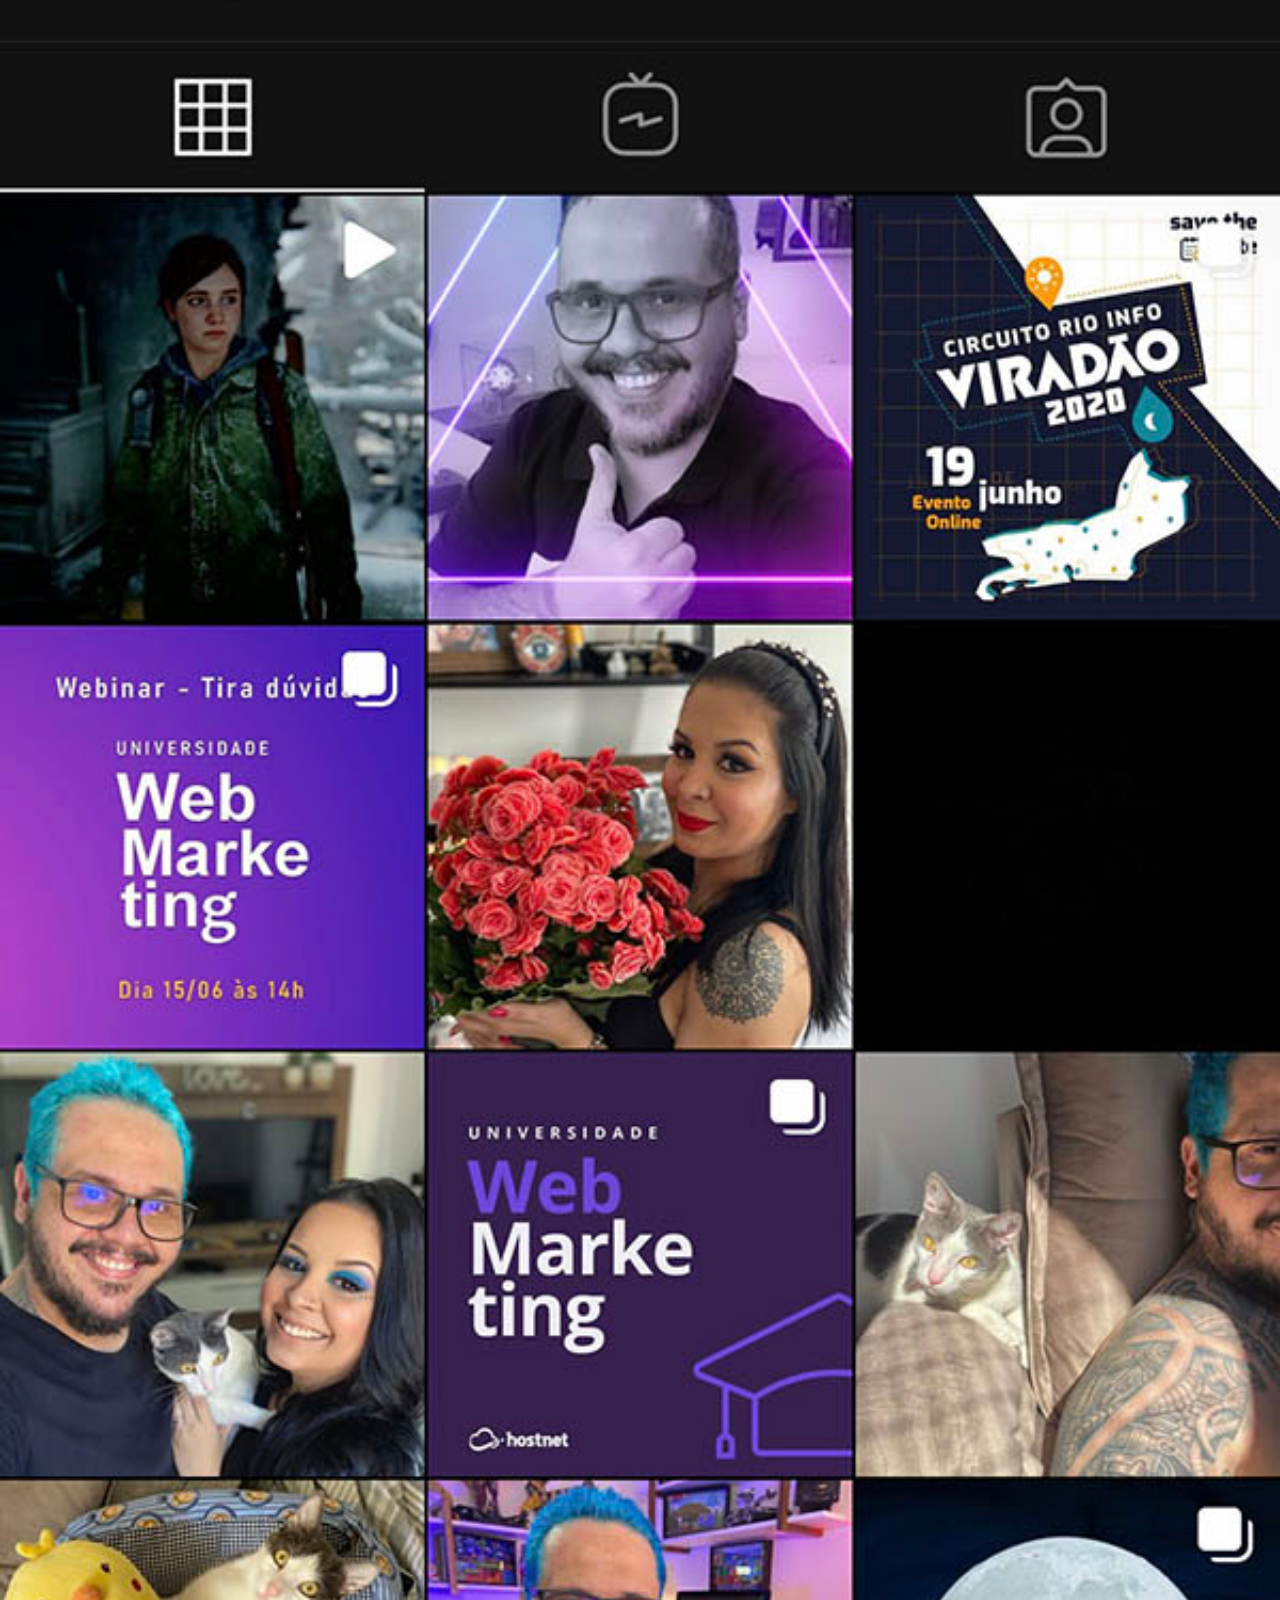
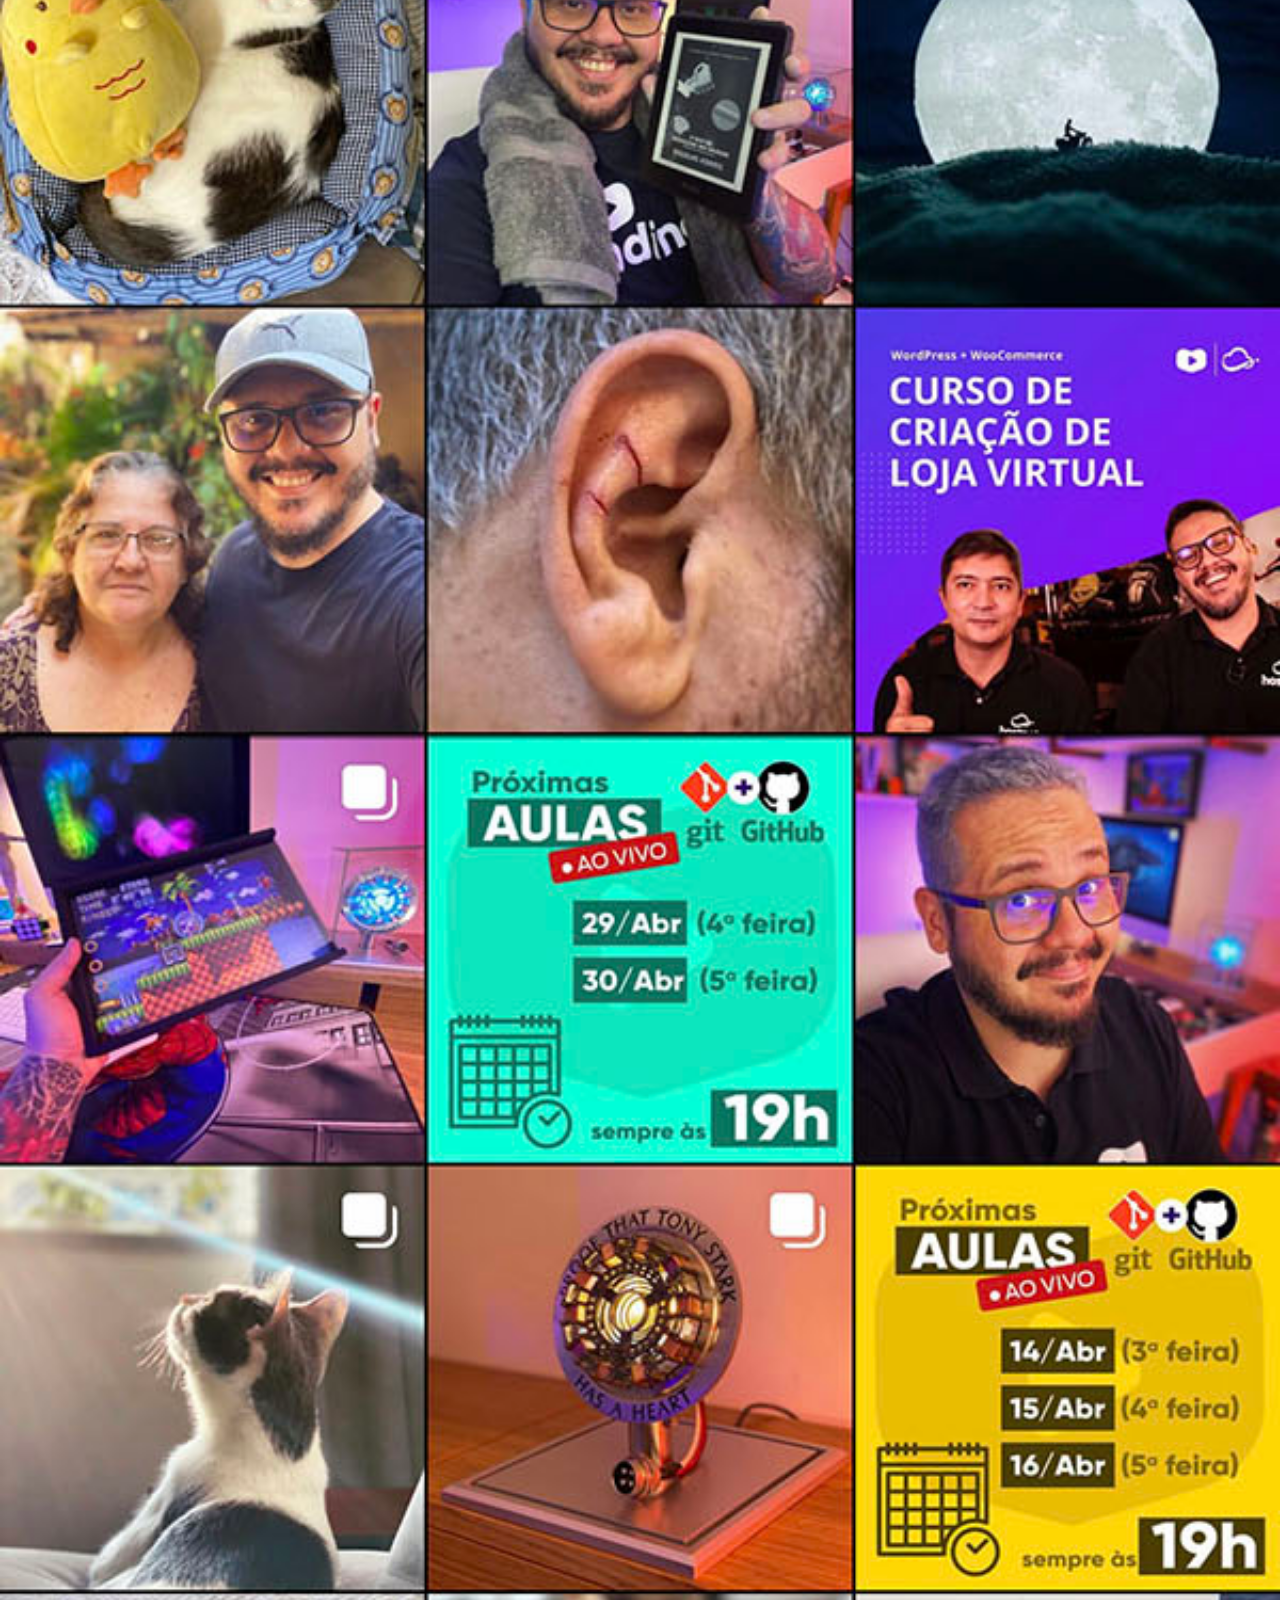
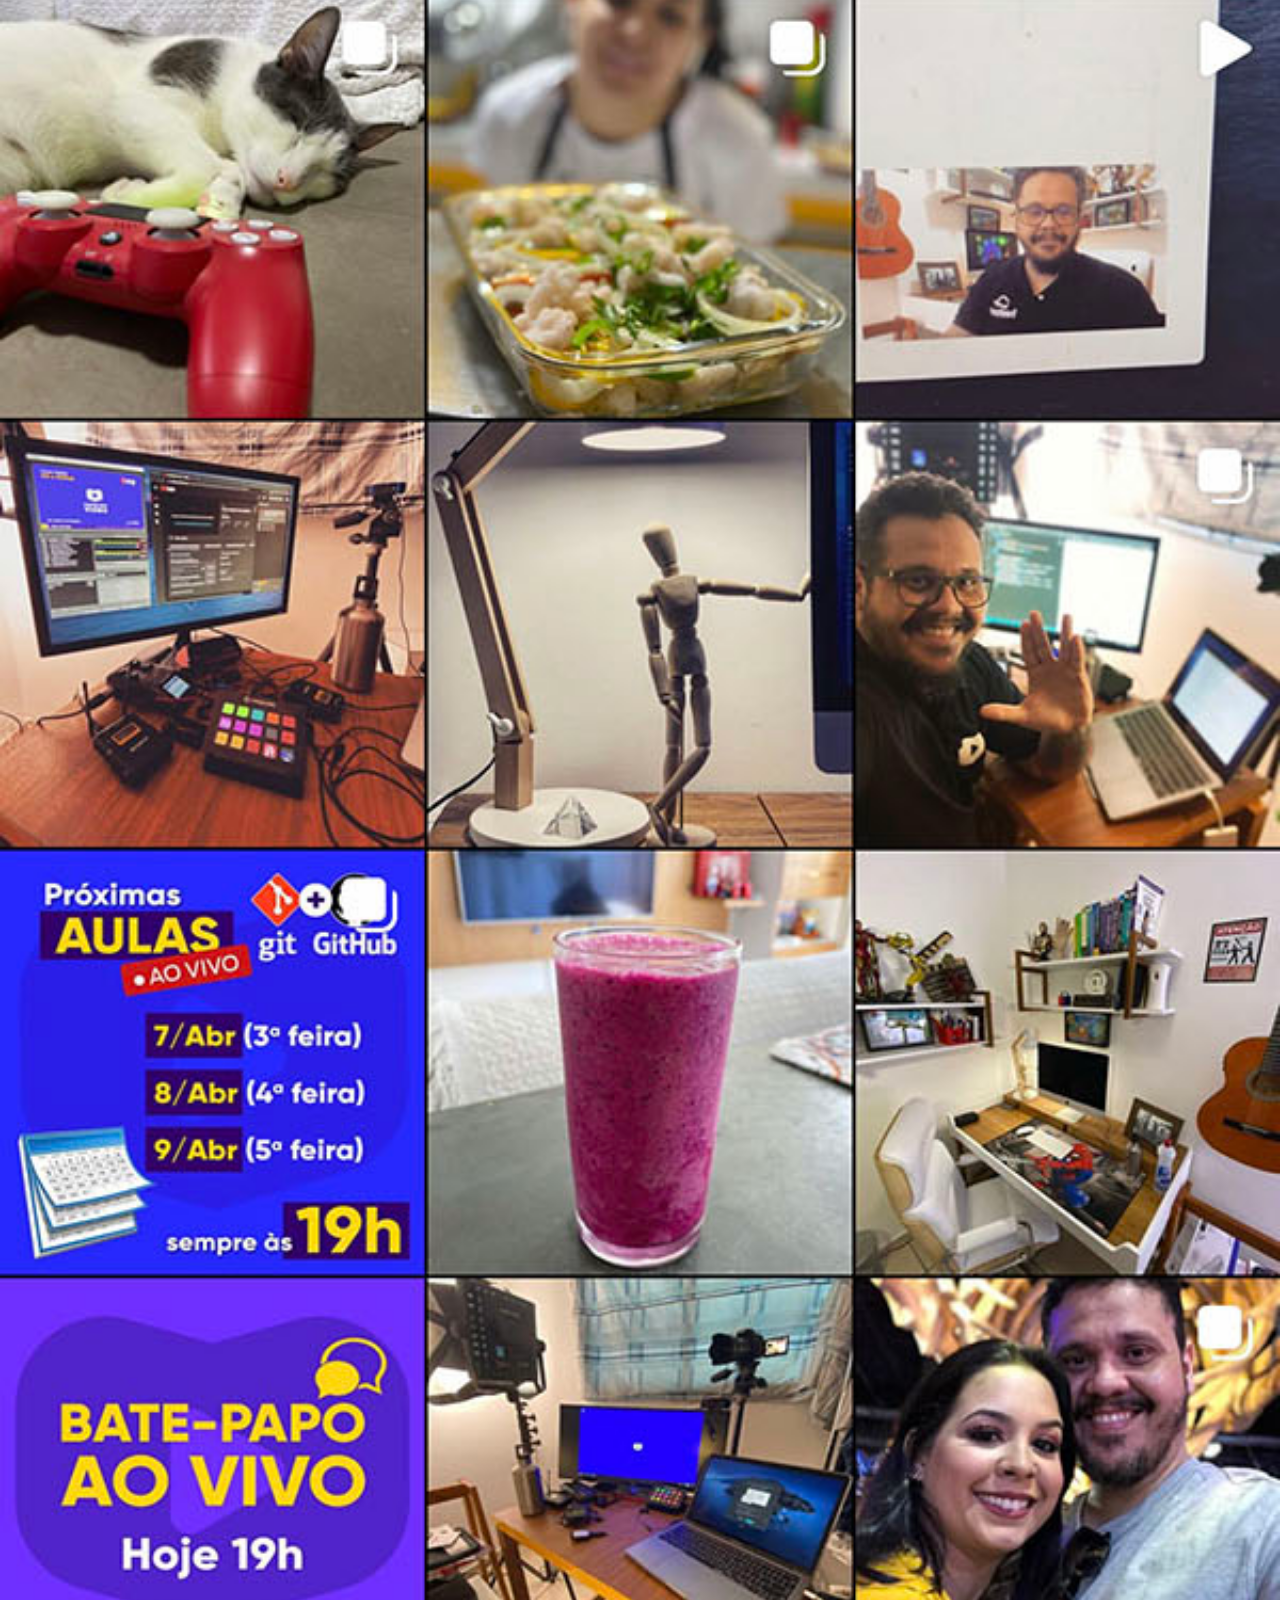
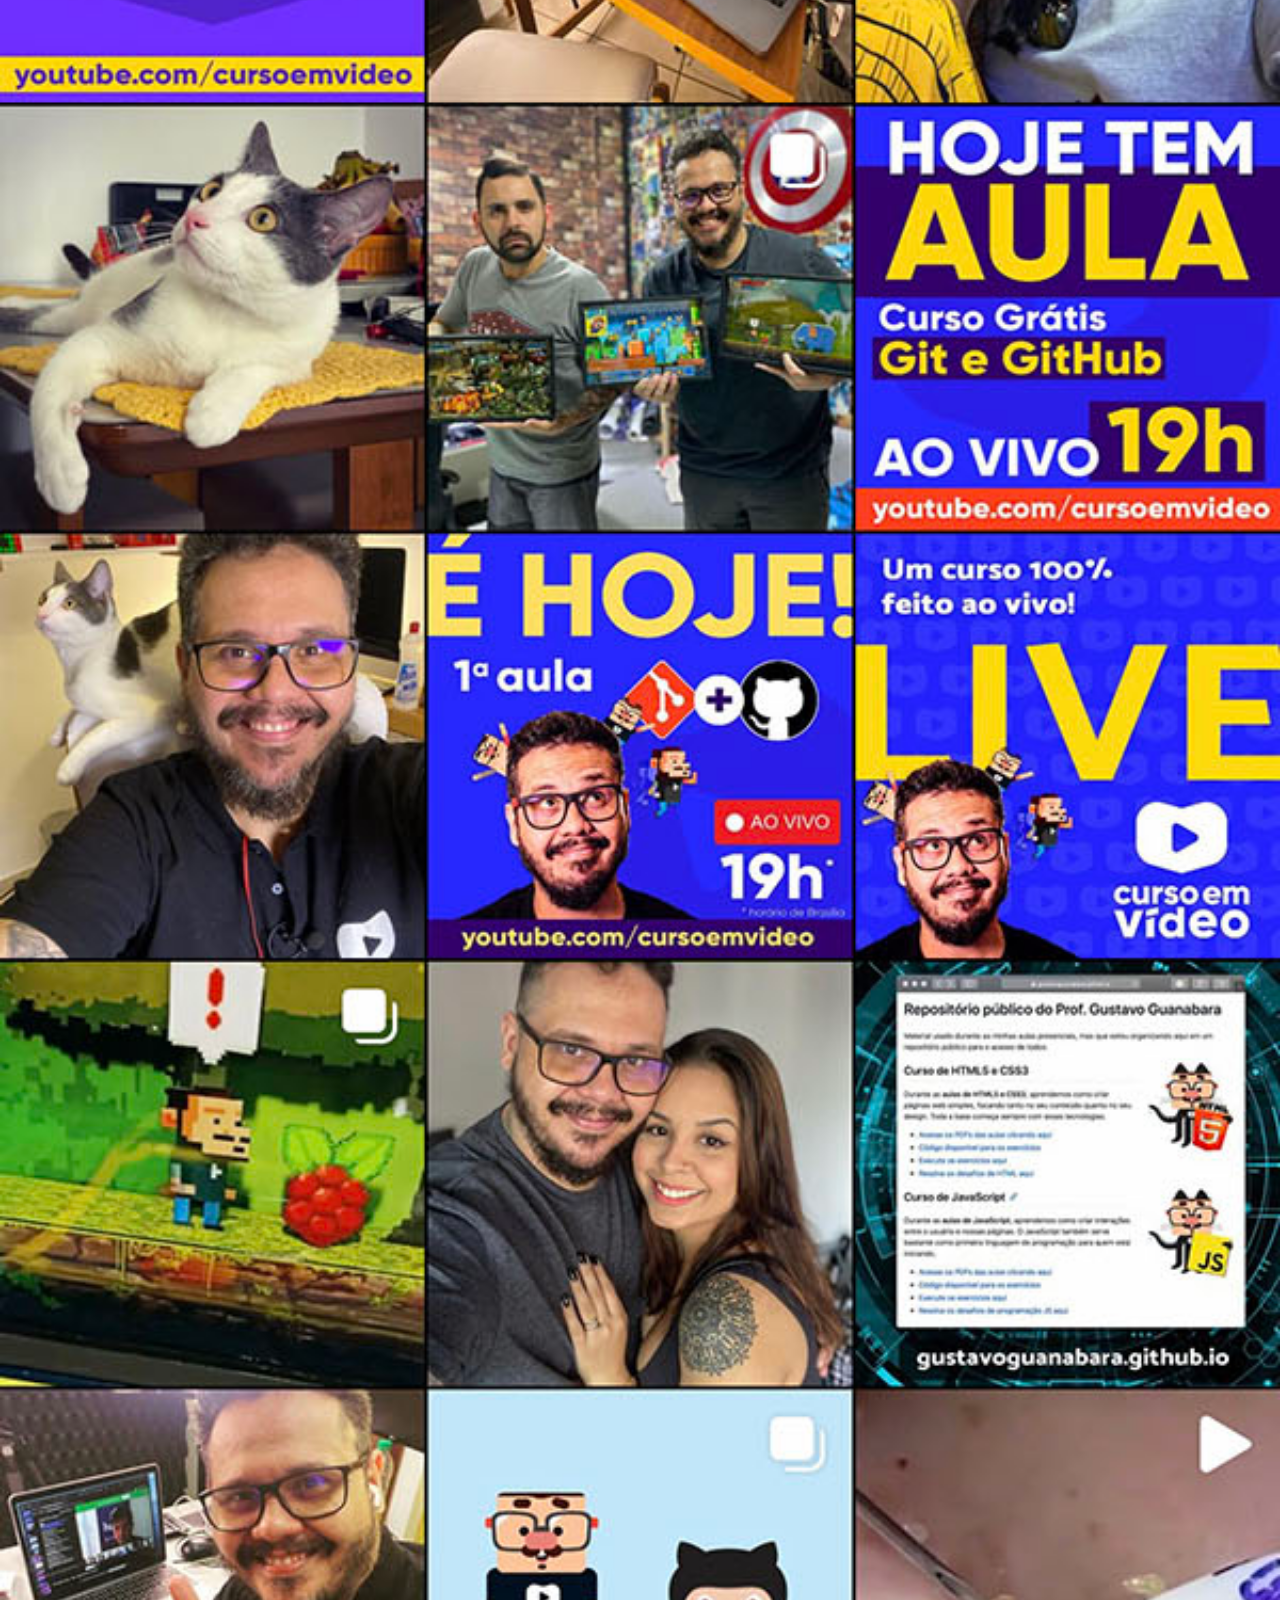
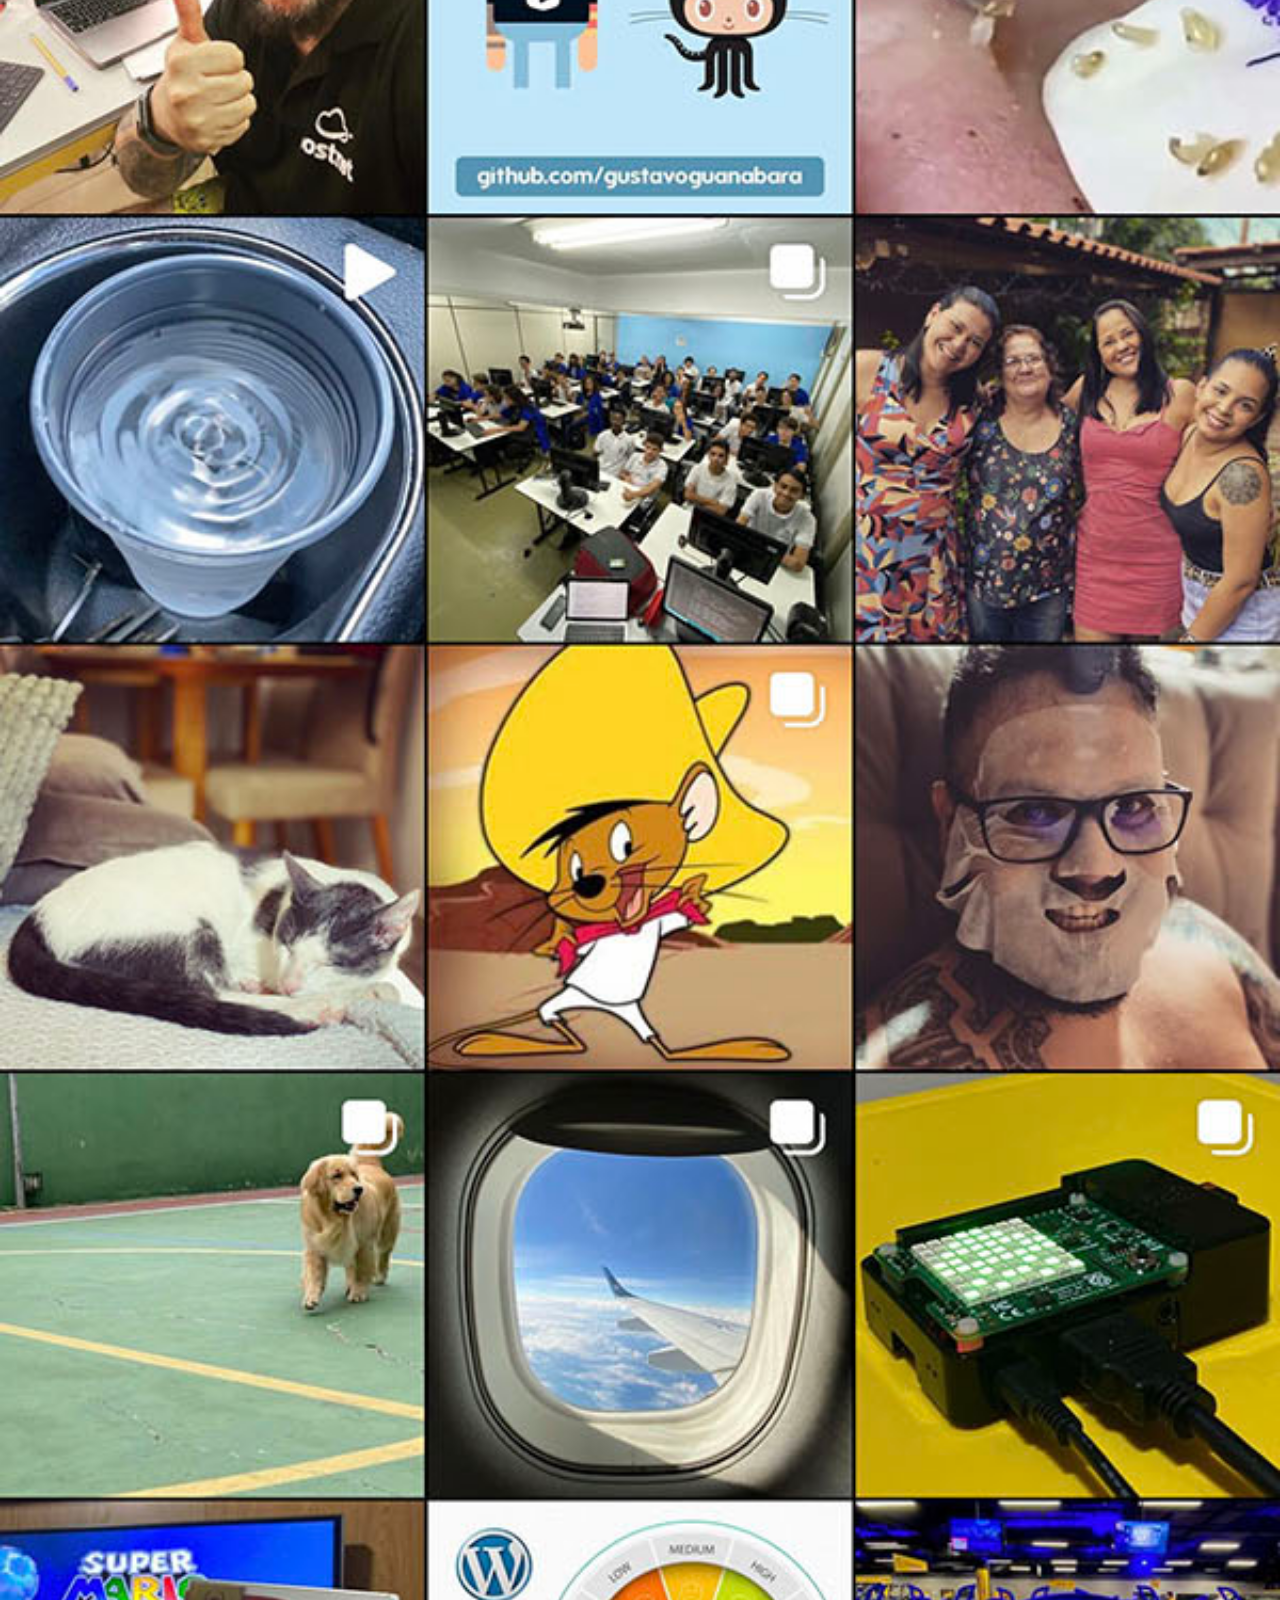
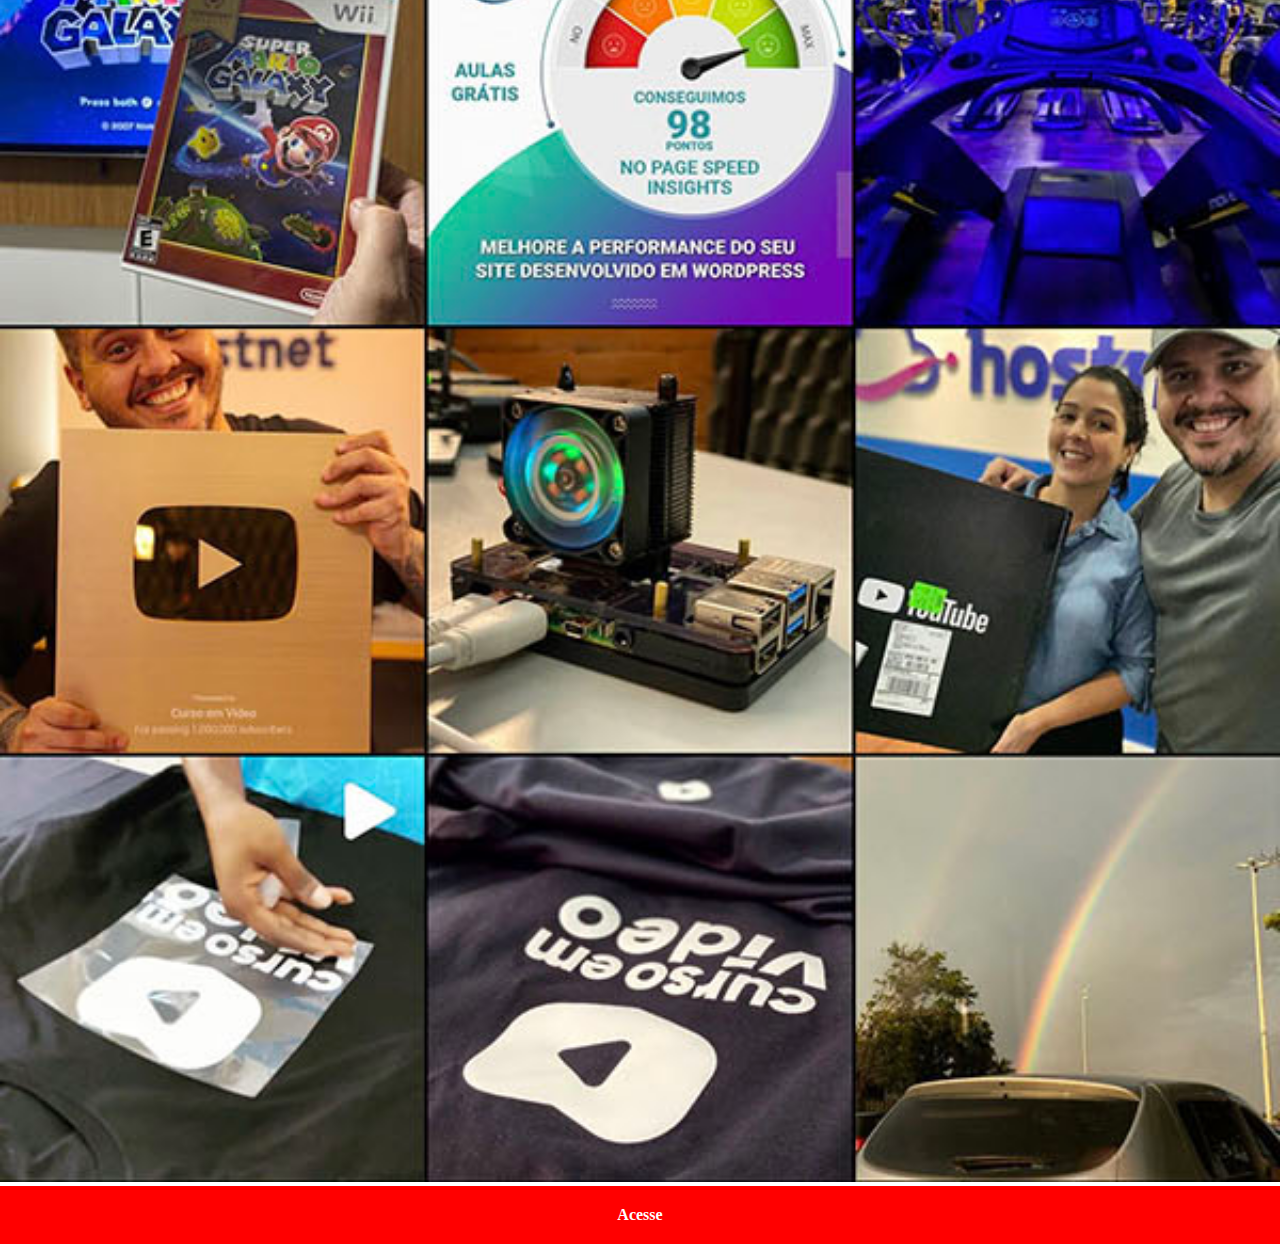
<file: instragram.html>
<!DOCTYPE html>
<html lang="pt-br">
<head>
    <meta charset="UTF-8">
    <meta name="viewport" content="width=device-width, initial-scale=1.0">
    <title>Document</title>
    <style>
        *{
            margin: 0px;
            padding: 0px;
        }

        img {
            background-color: black;
            width: 100vw;
        }

        ::-webkit-scrollbar{
            width: 0px;
            height: 0px;
        }
            

        a {
            display: block;
            background-color: red;
            padding: 20px;
            text-align: center;
            text-decoration: none;
            font-weight: bolder;
            color: white;
        }
    </style>
</head>
<body>
    <img src="imagens/tela-instagram.jpg" alt="">
    <a href="https://www.instagram.com/gustavoguanabara/" target="_blank">Acesse</a>
    
</body>
</html>
</file>
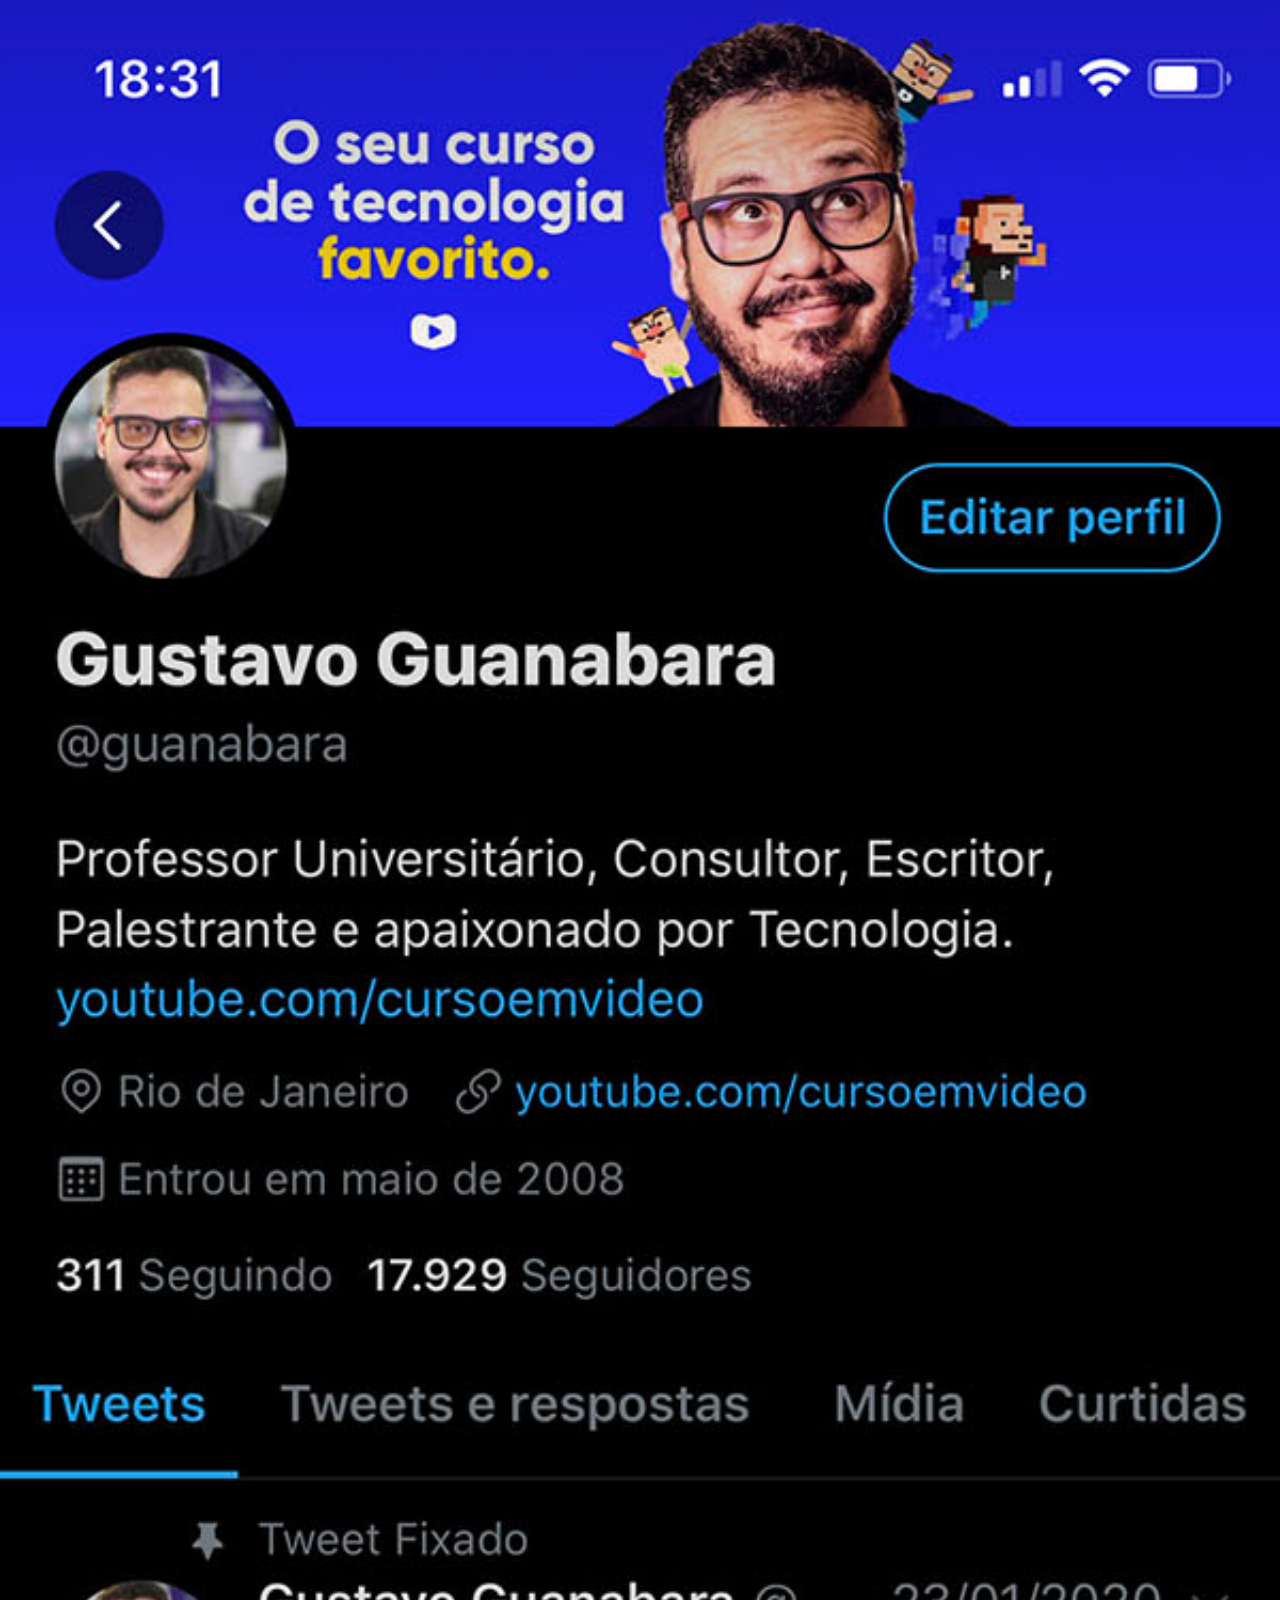
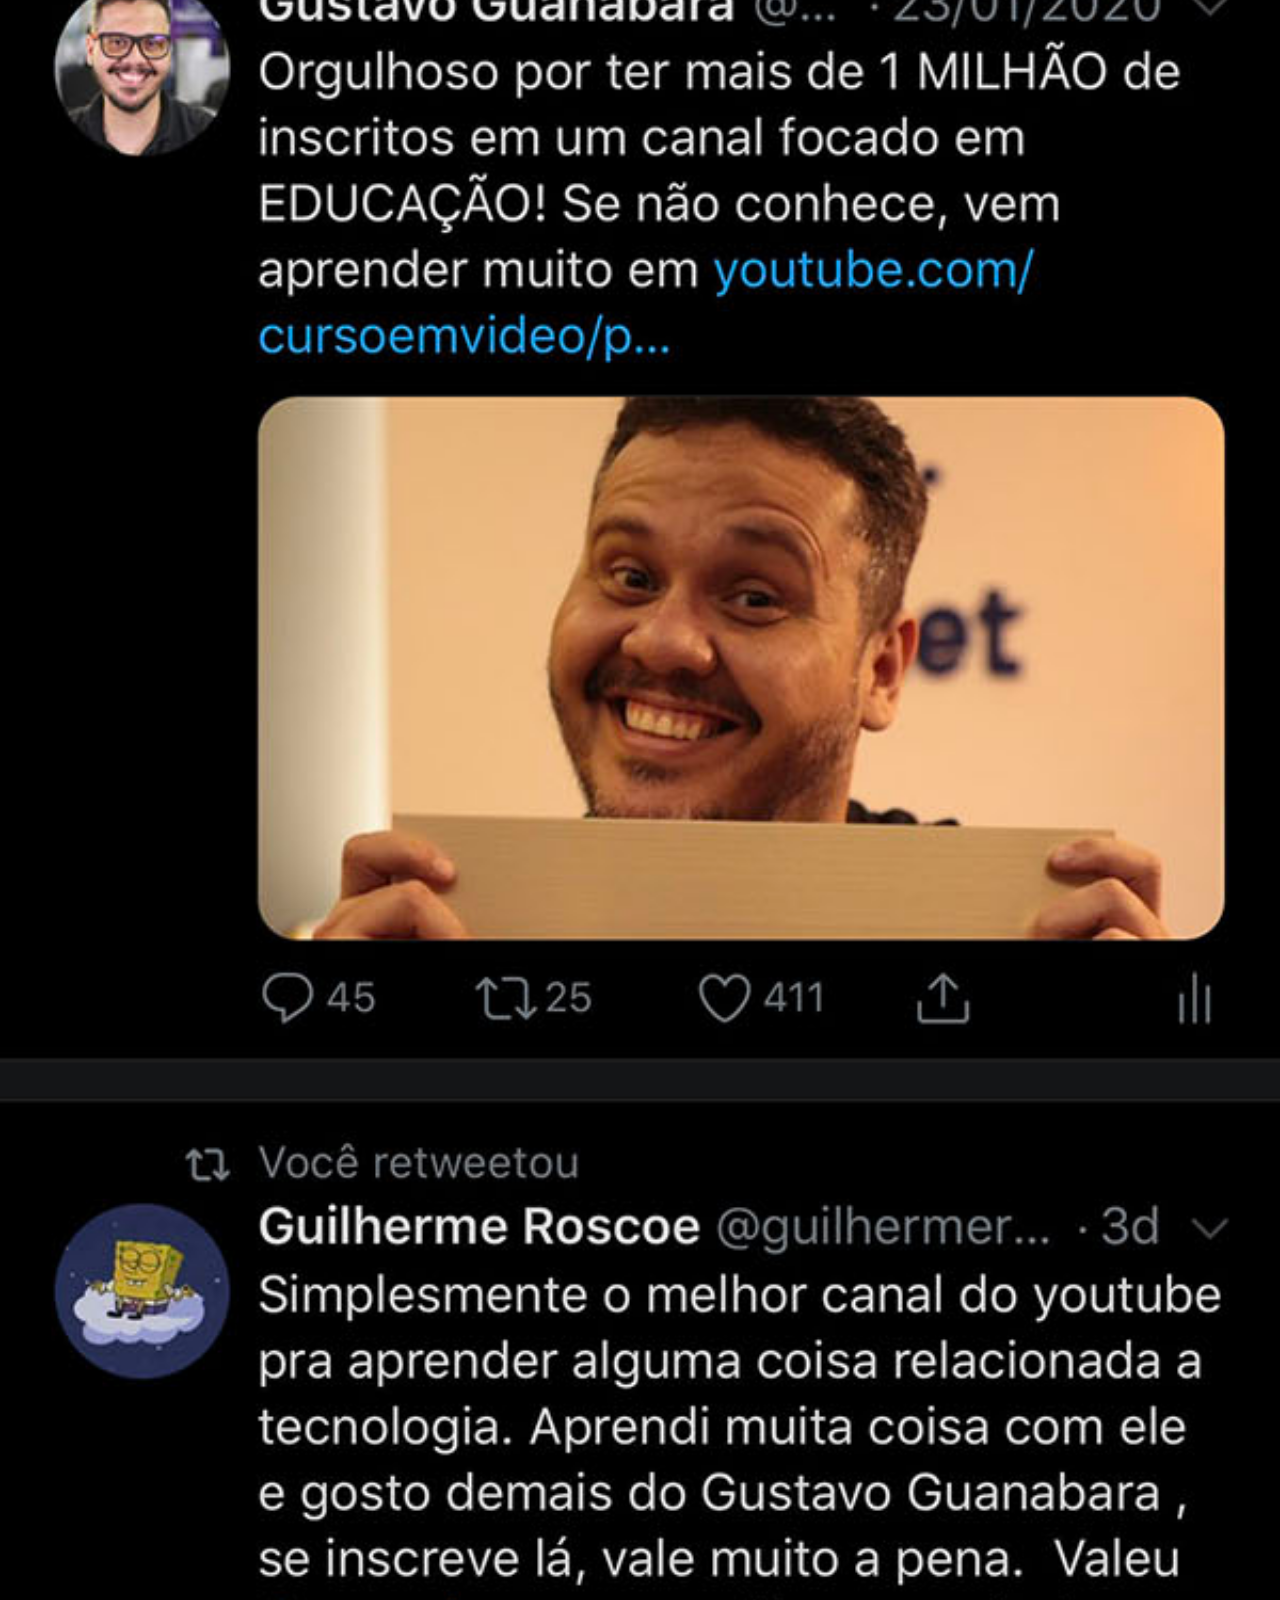
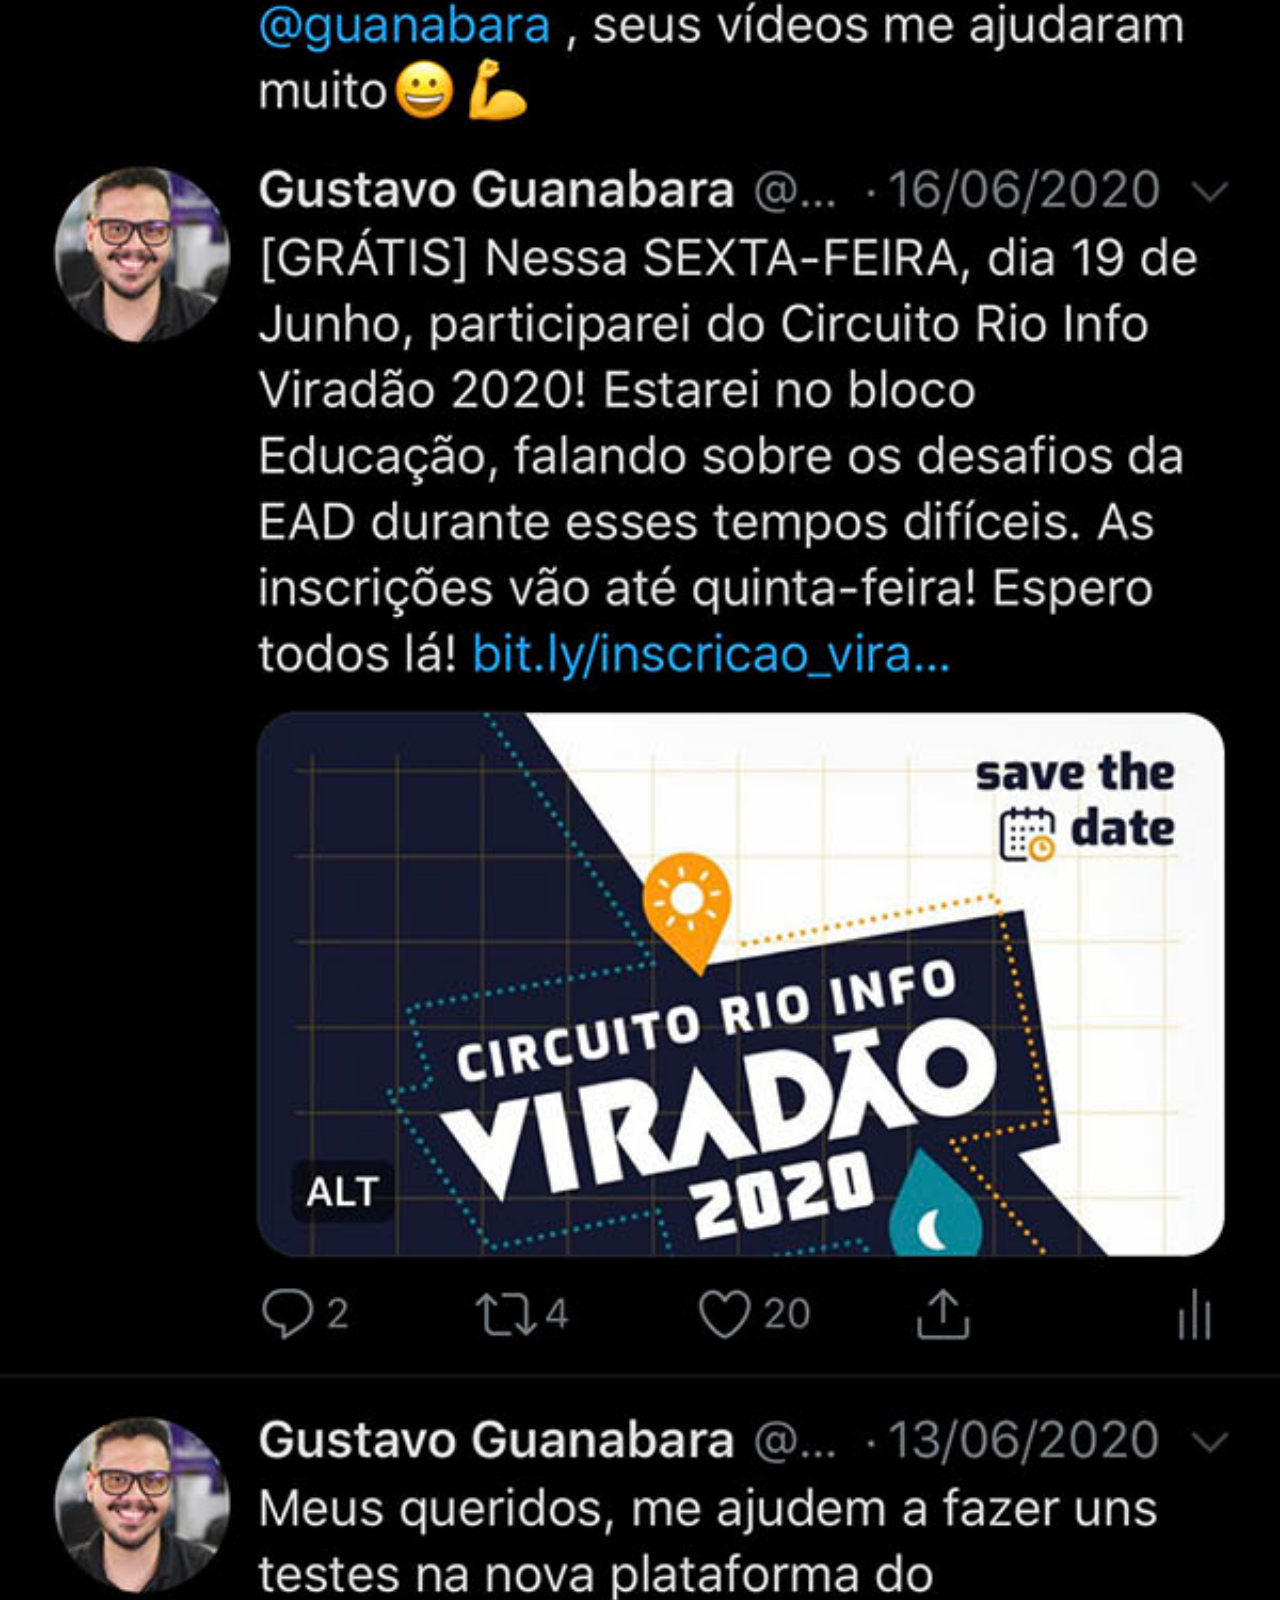
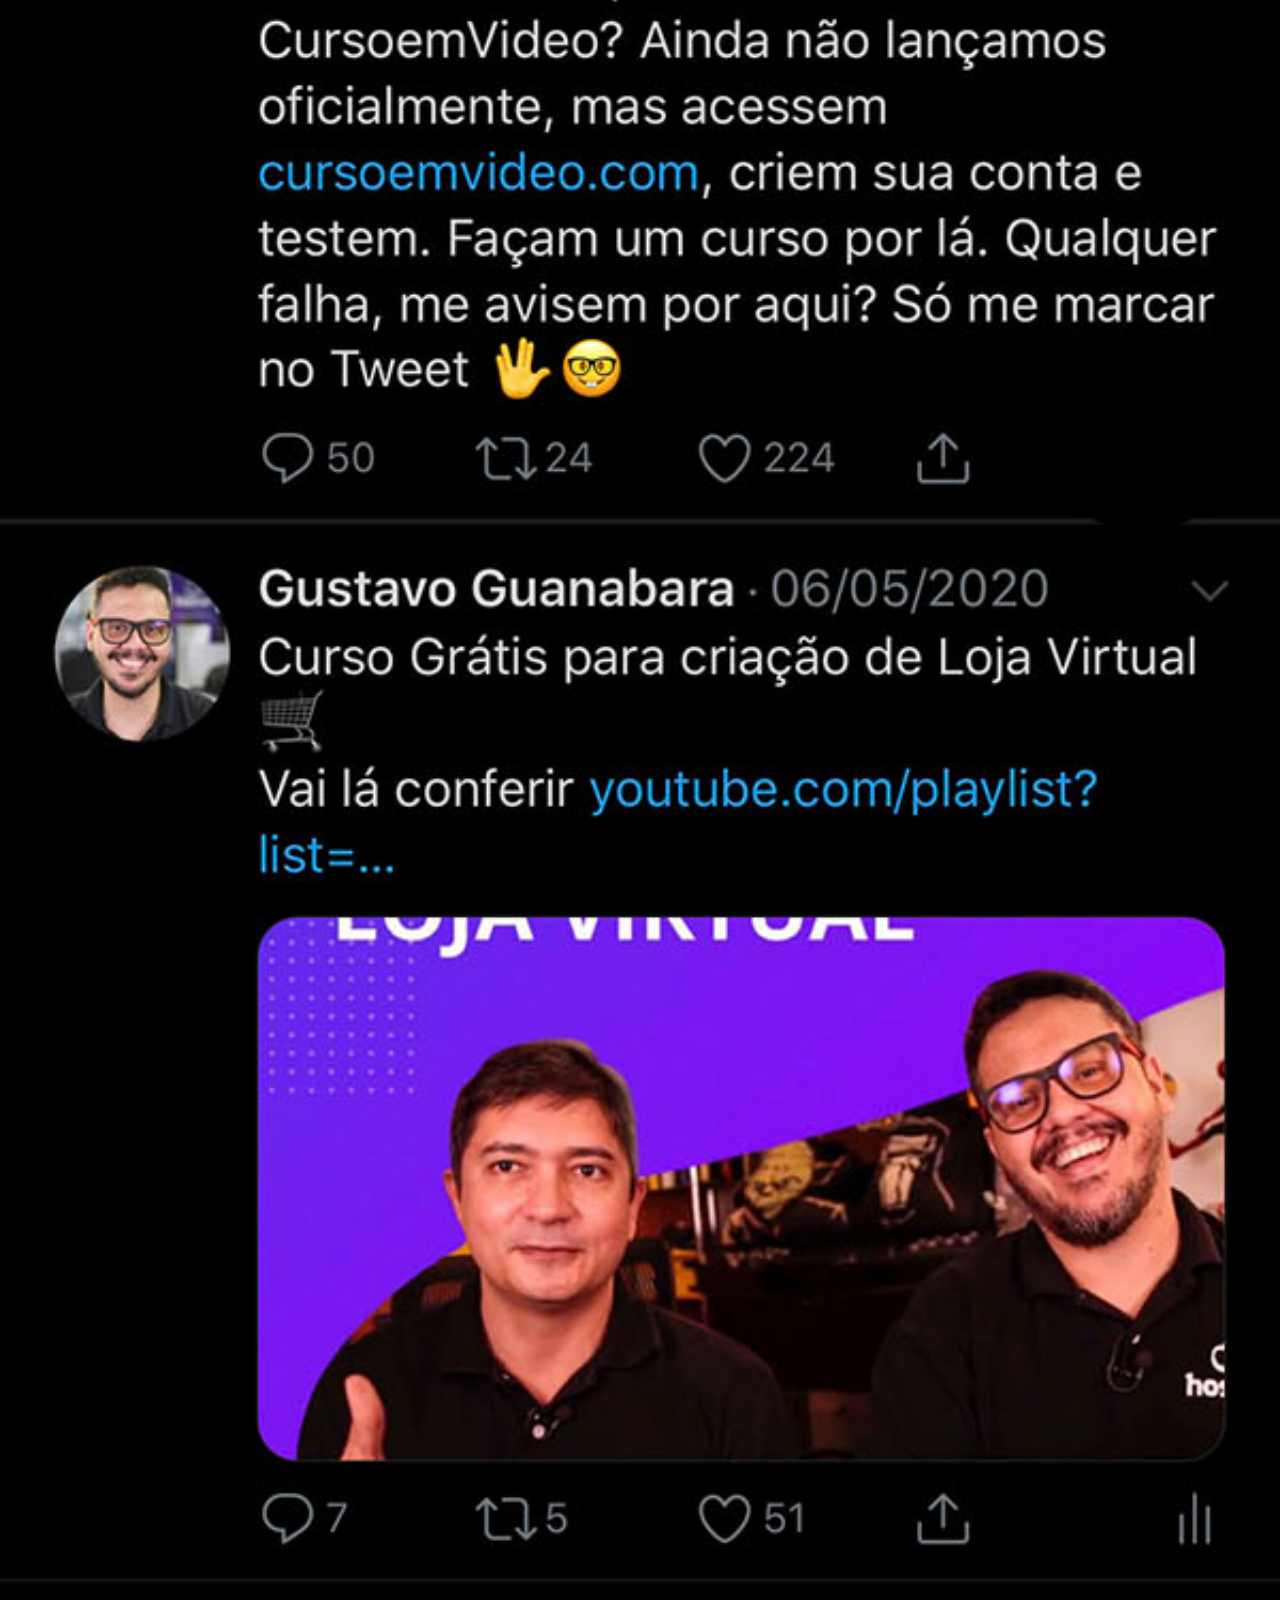
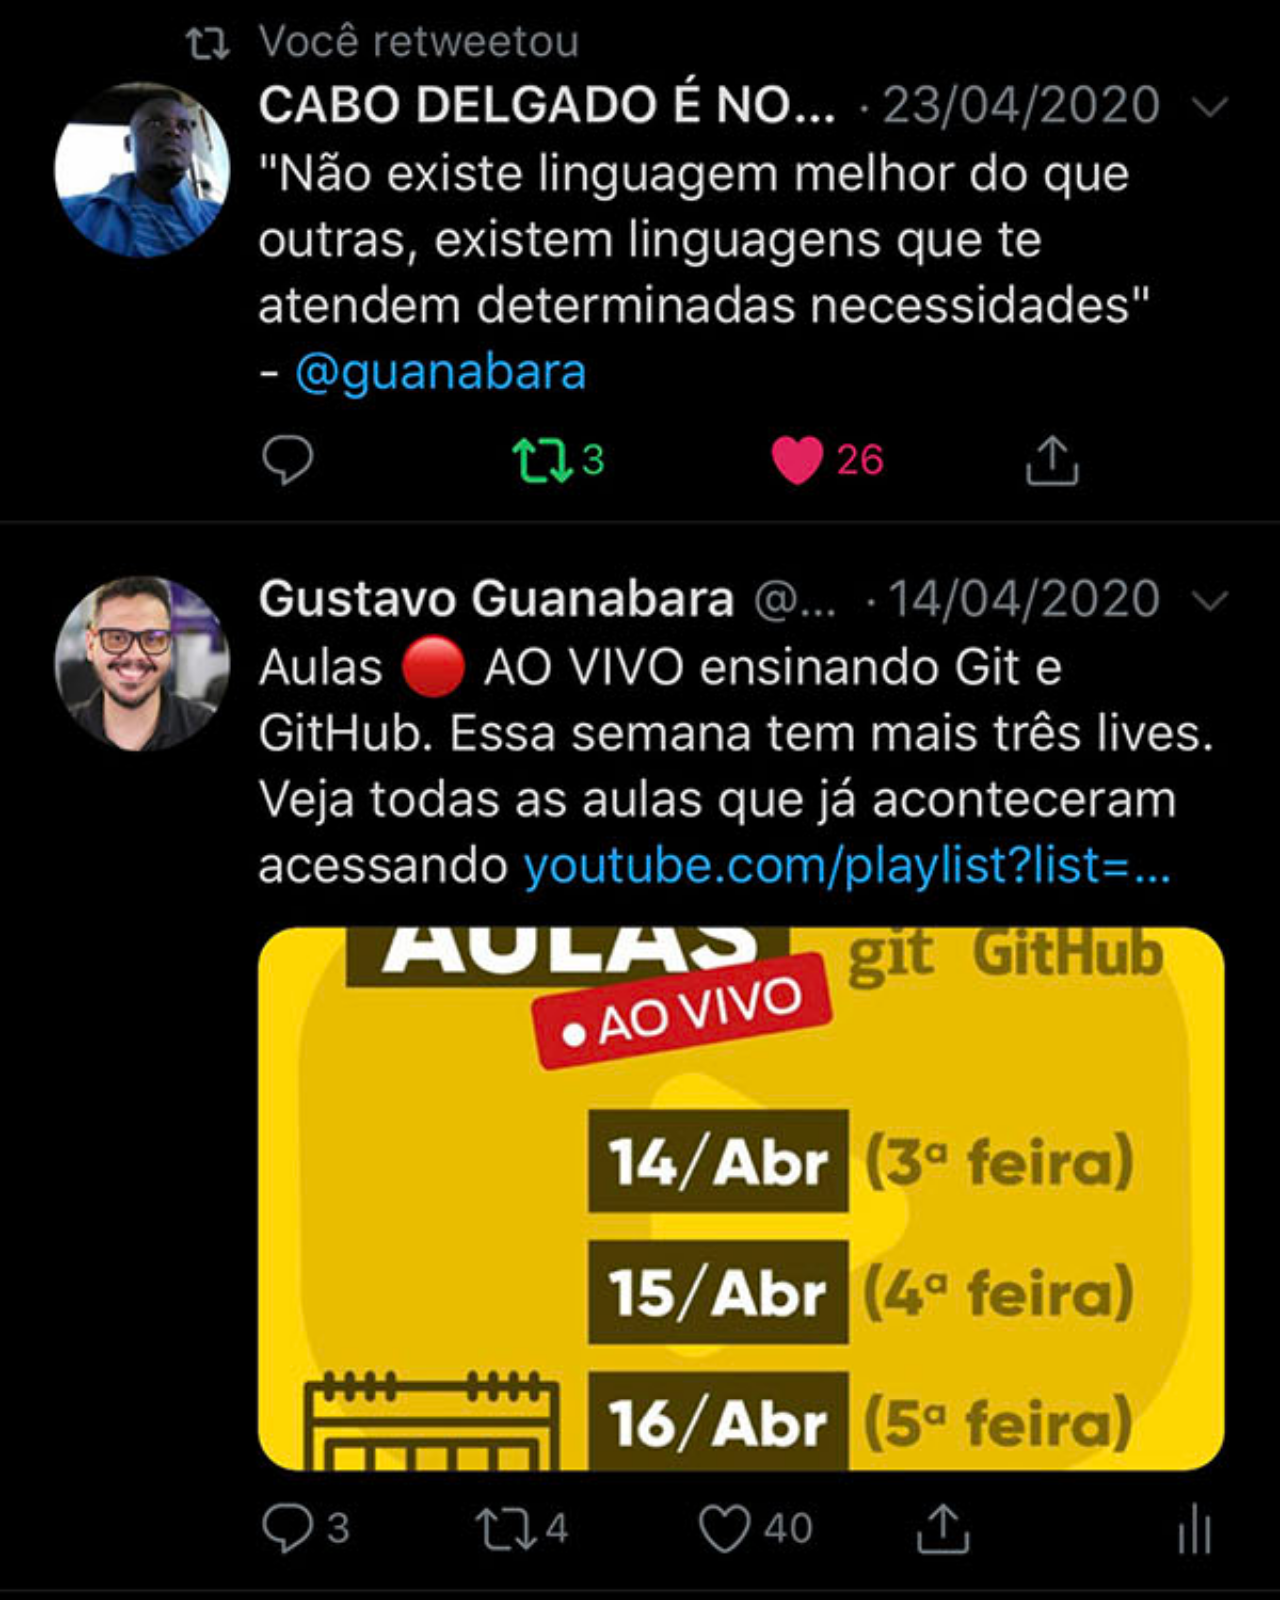
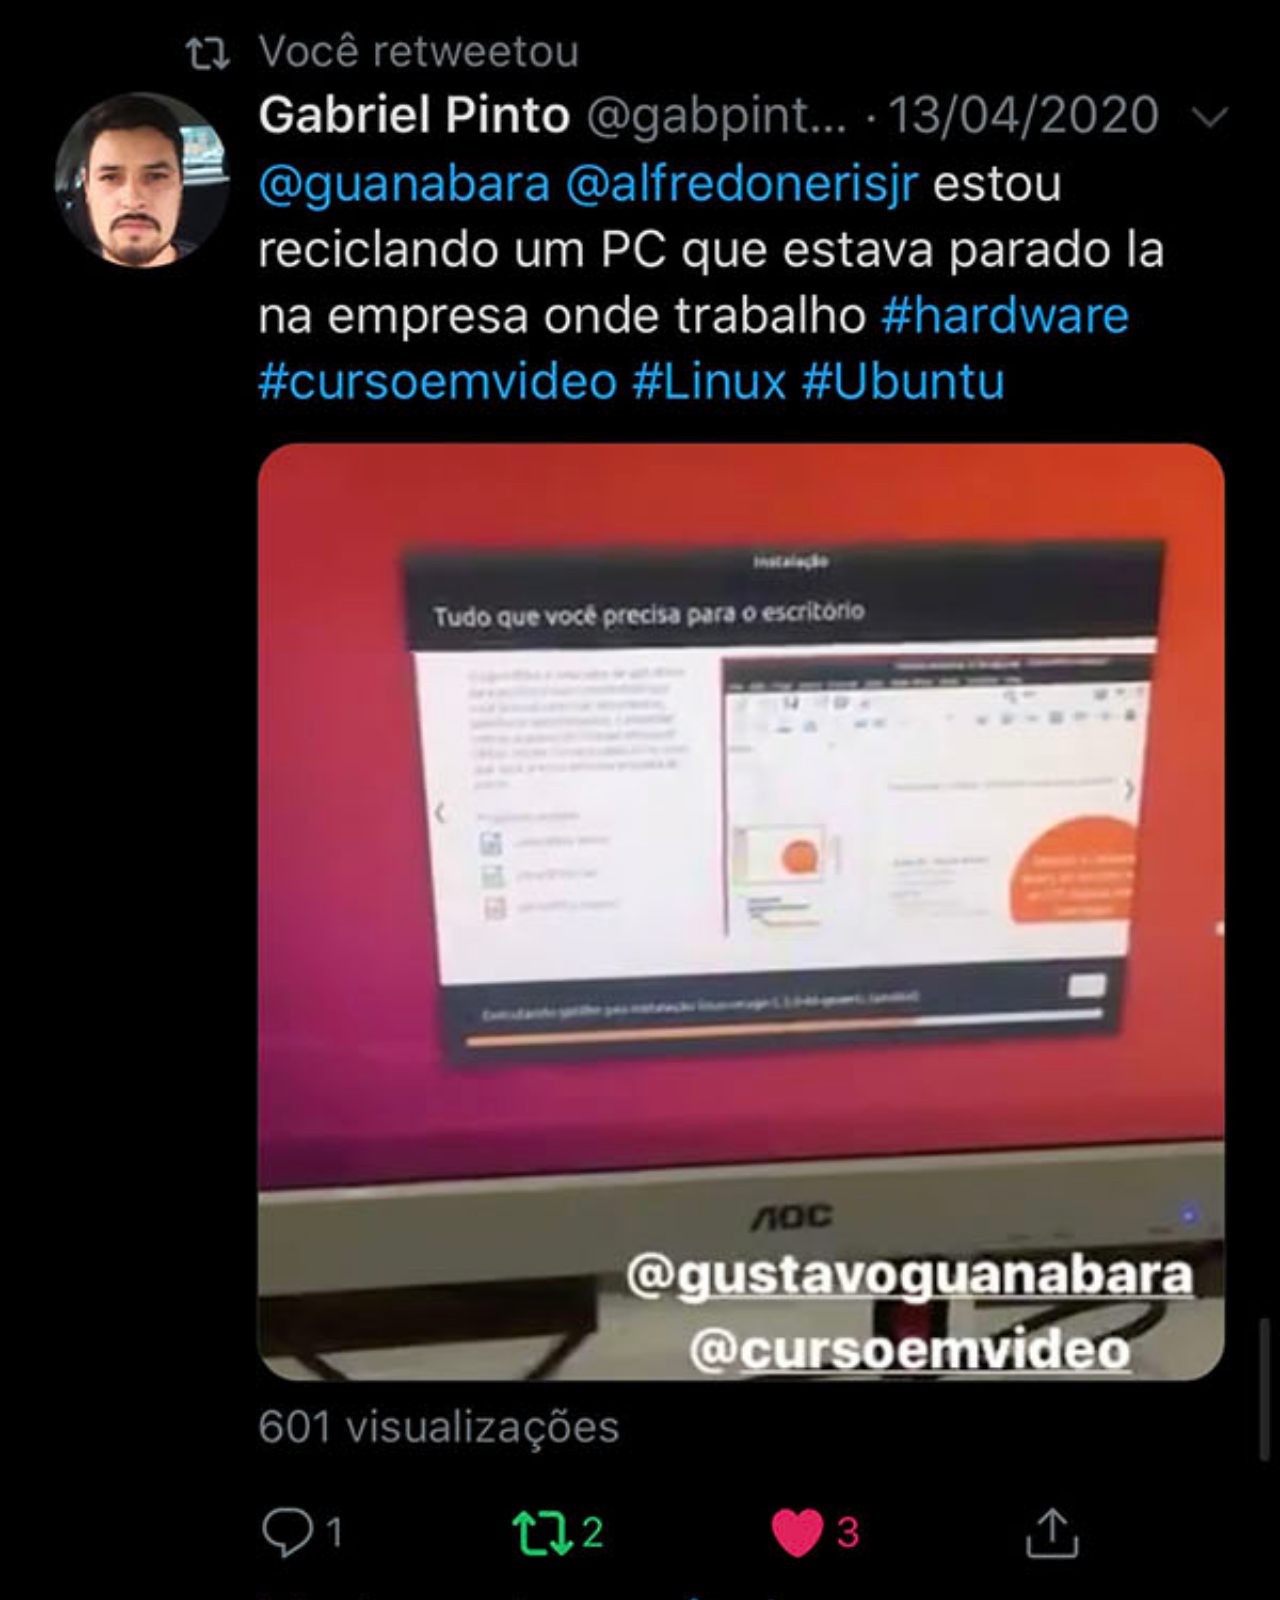
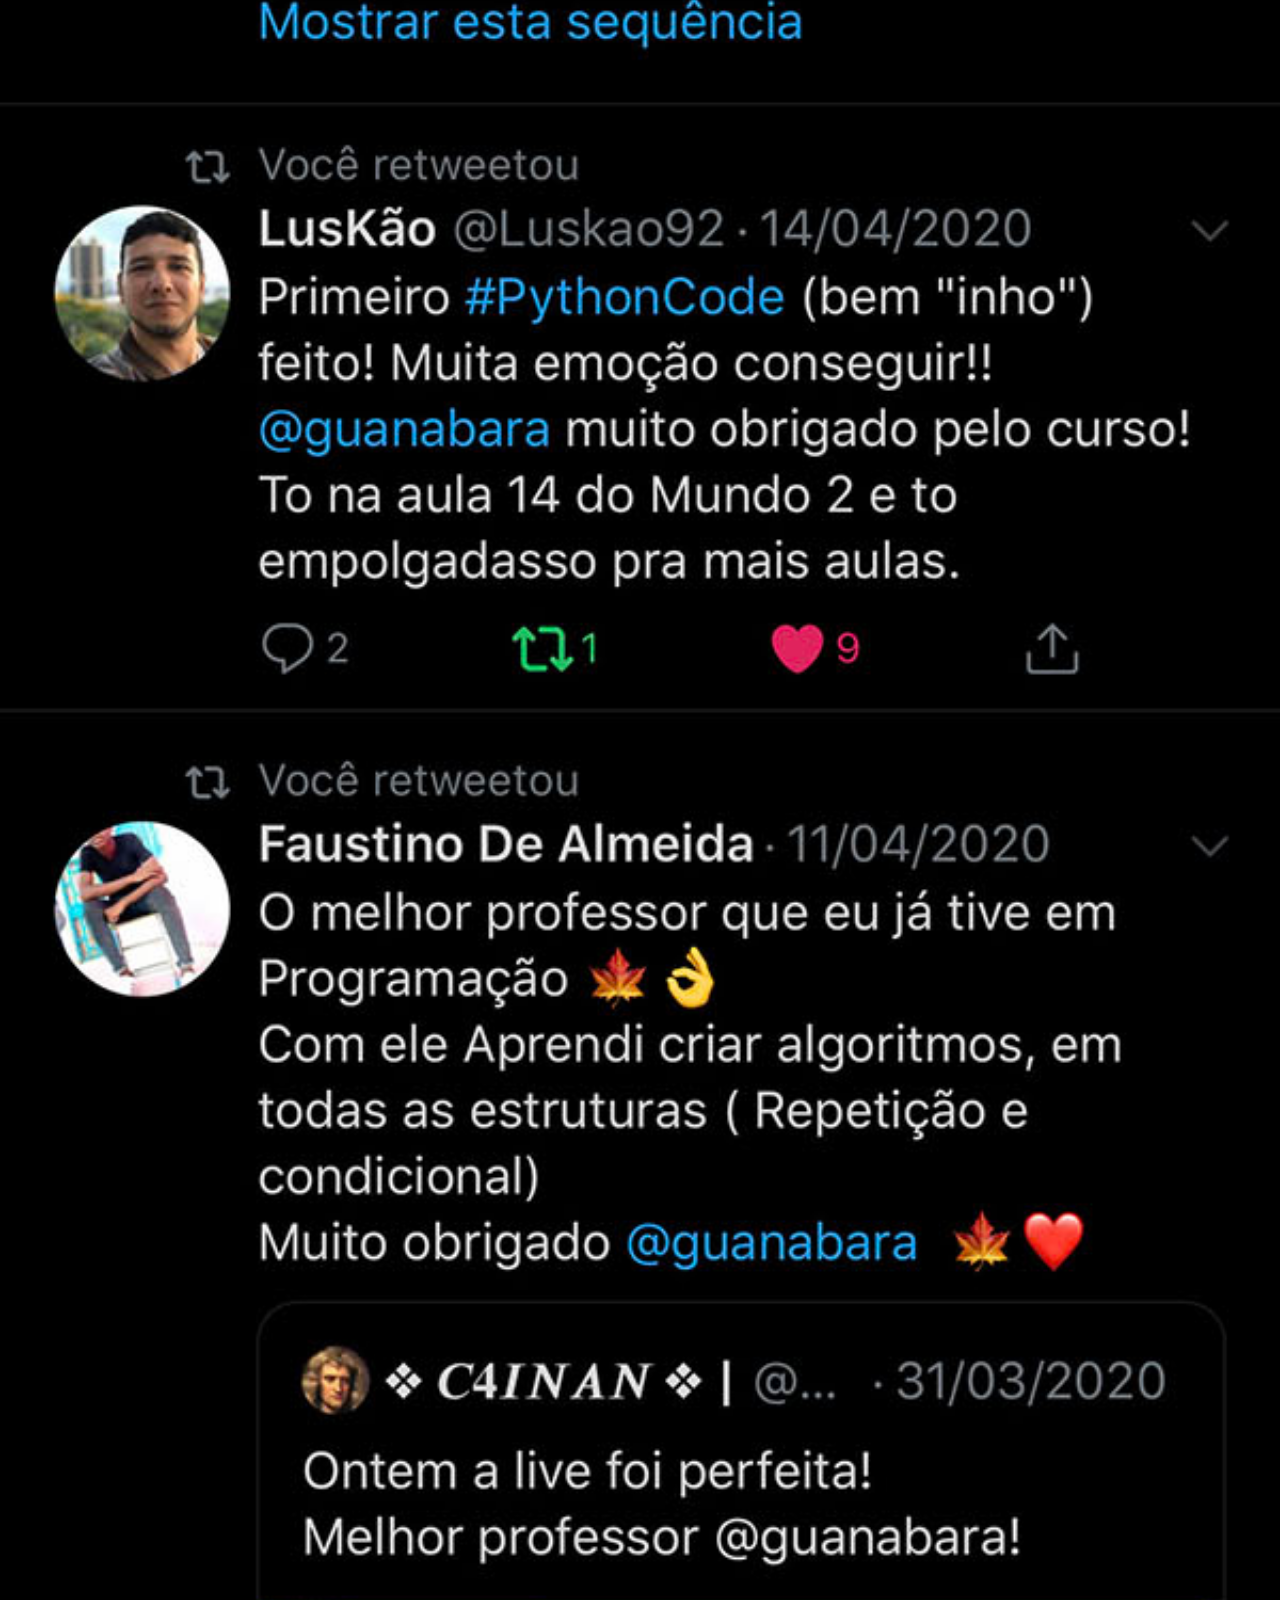
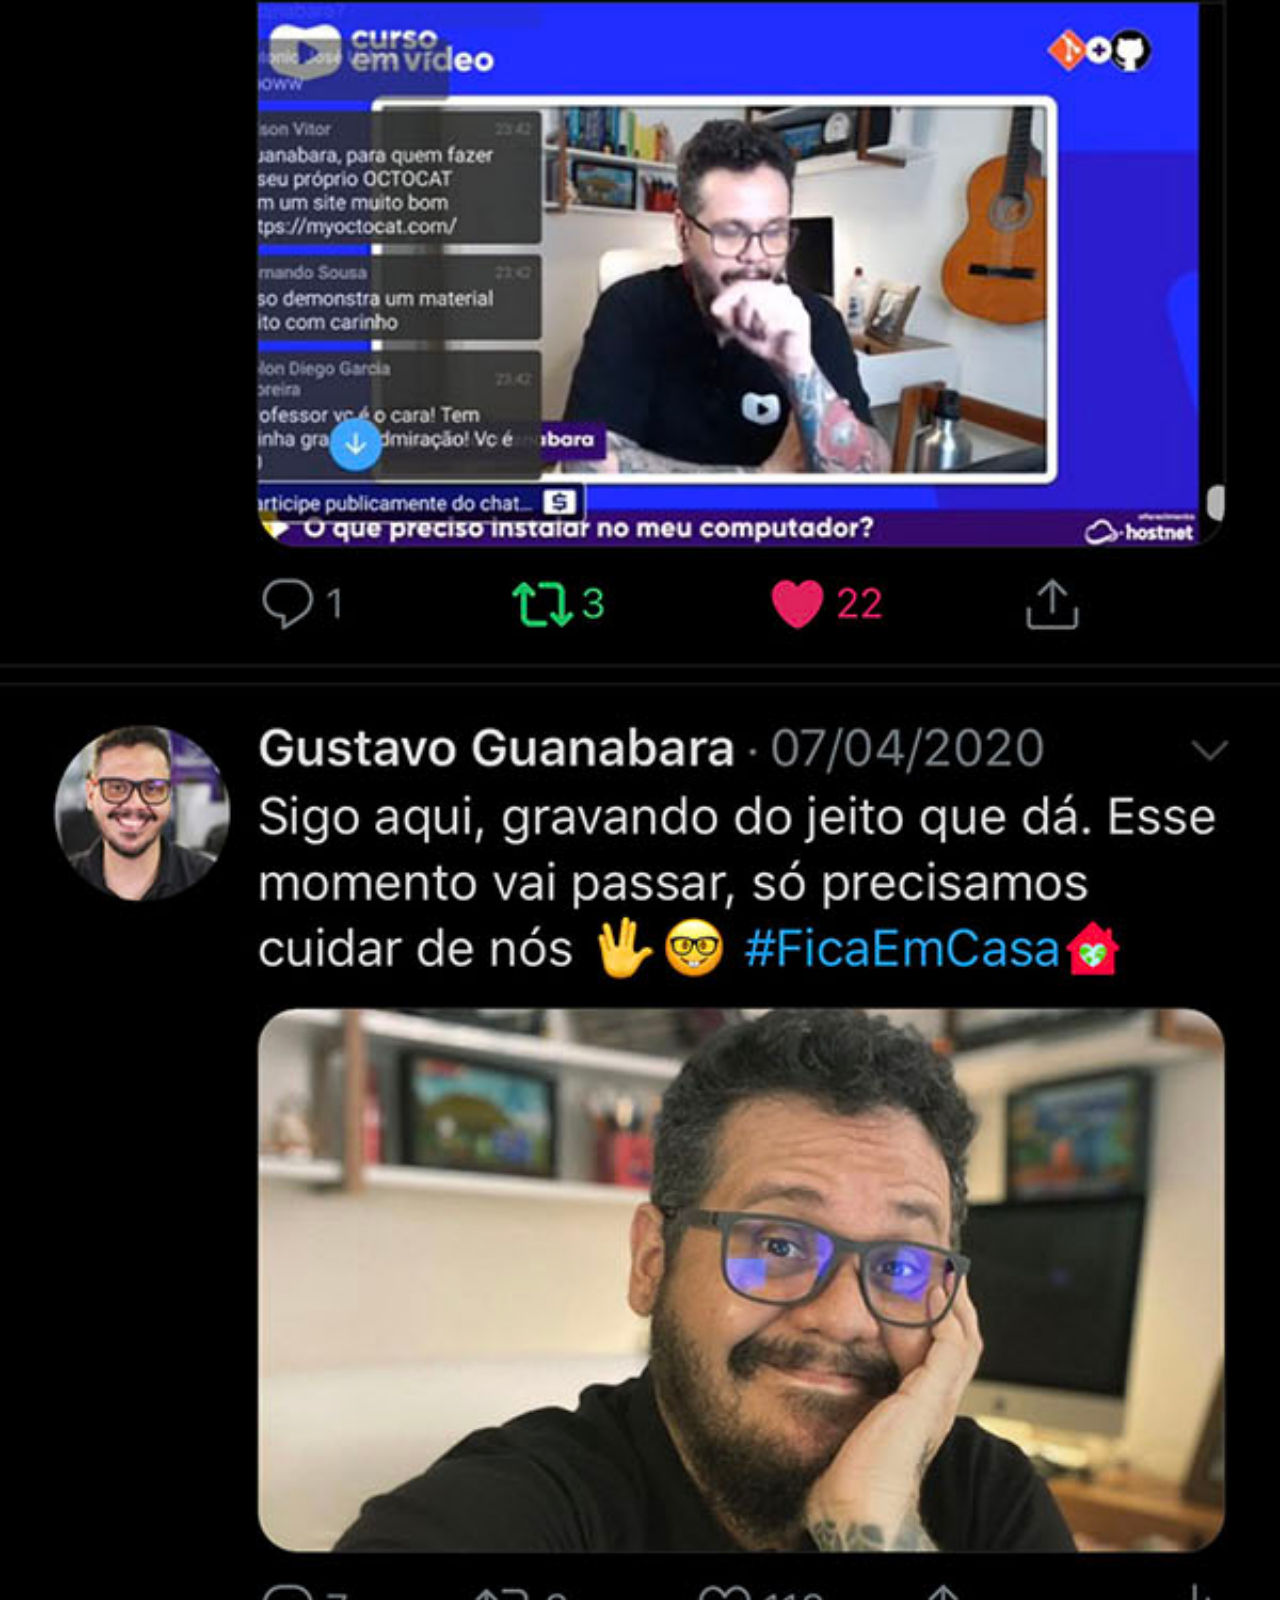
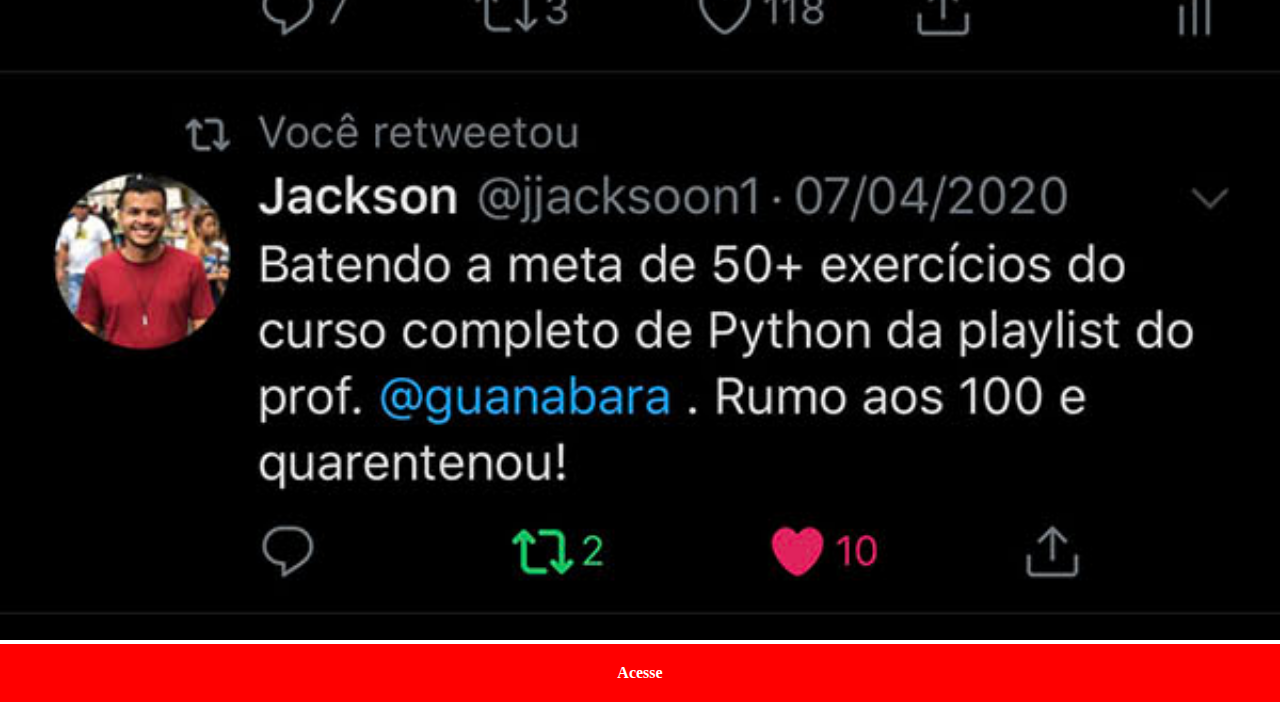
<file: twitter.html>
<!DOCTYPE html>
<html lang="pt-br">
<head>
    <meta charset="UTF-8">
    <meta name="viewport" content="width=device-width, initial-scale=1.0">
    <title>Document</title>
    <style>
        *{
            margin: 0px;
            padding: 0px;
        }

        img {
            background-color: black;
            width: 100vw;
        }

        ::-webkit-scrollbar{
            width: 0px;
            height: 0px;
        }
            

        a {
            display: block;
            background-color: red;
            padding: 20px;
            text-align: center;
            text-decoration: none;
            font-weight: bolder;
            color: white;
        }
    </style>
</head>
<body>
    <img src="imagens/tela-twitter.jpg" alt="">
    <a href="https://twitter.com/guanabara" target="_blank">Acesse</a>
    
</body>
</html>
</file>
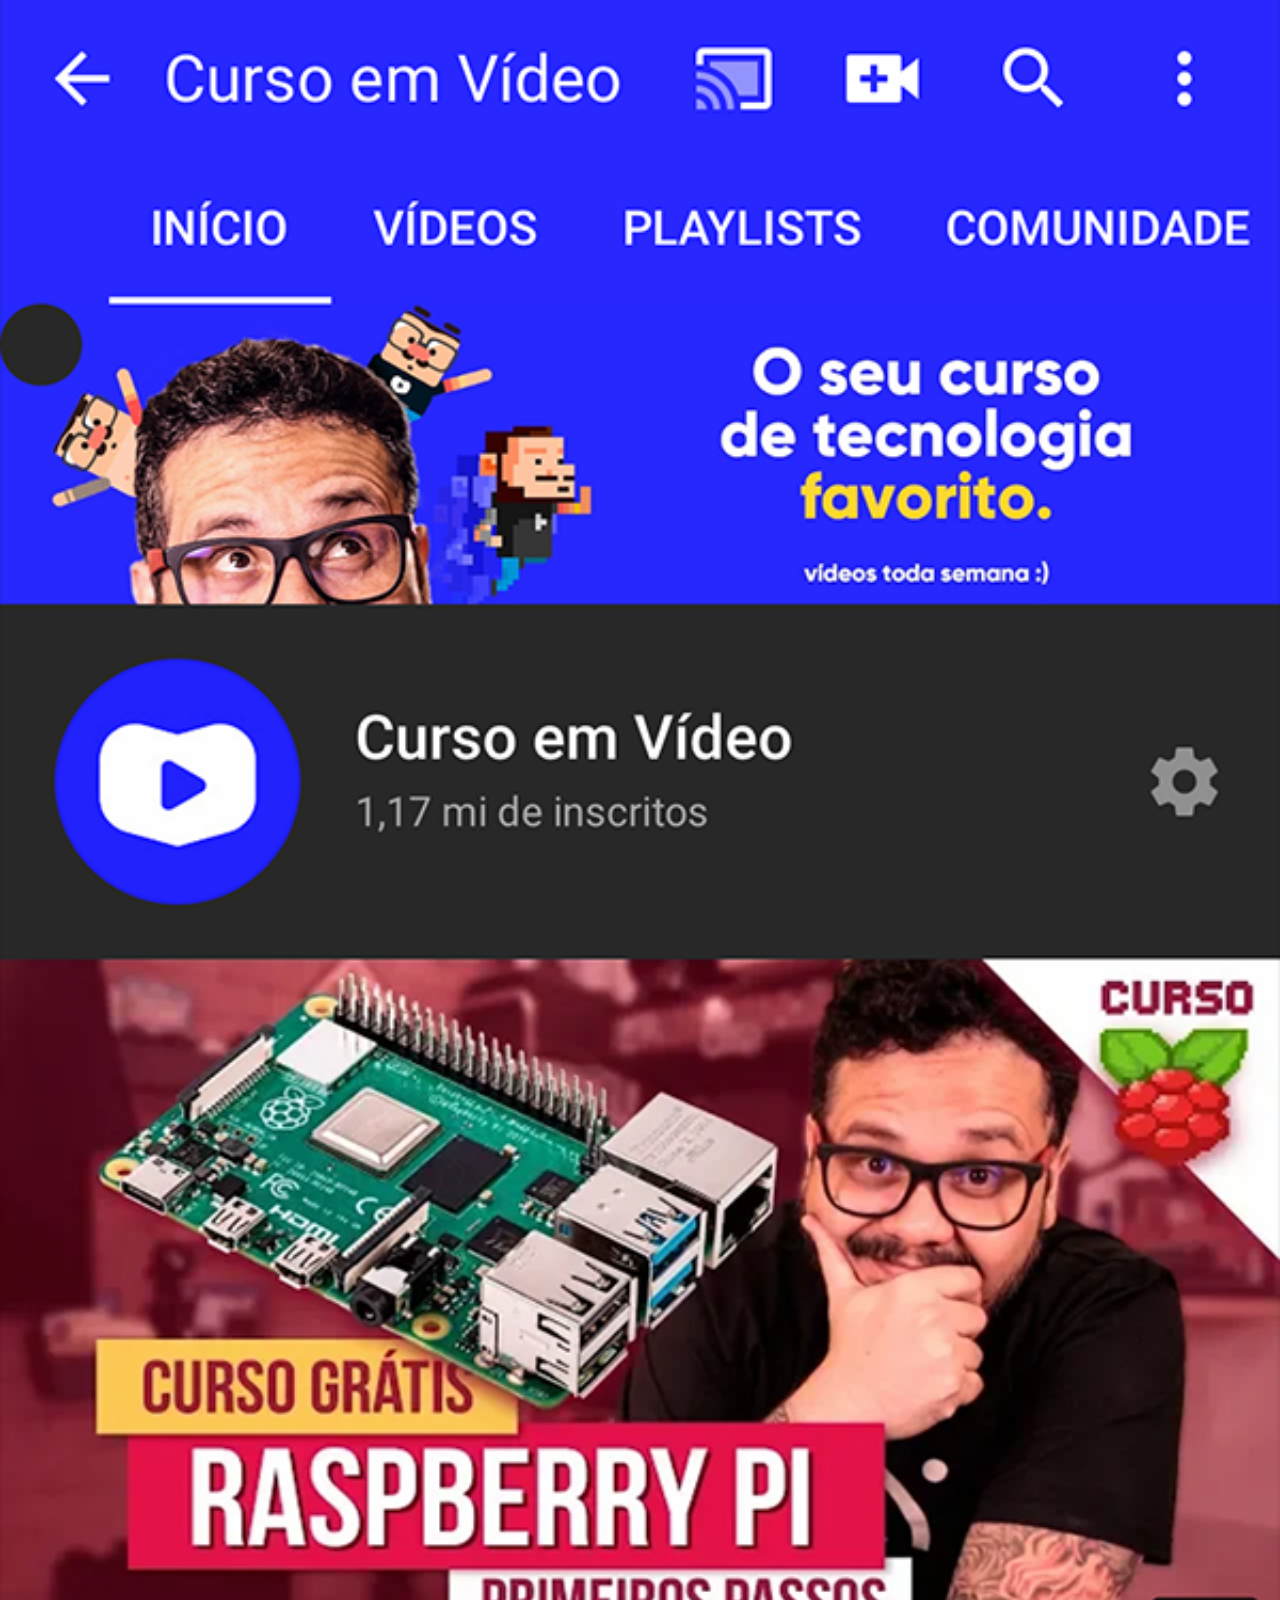
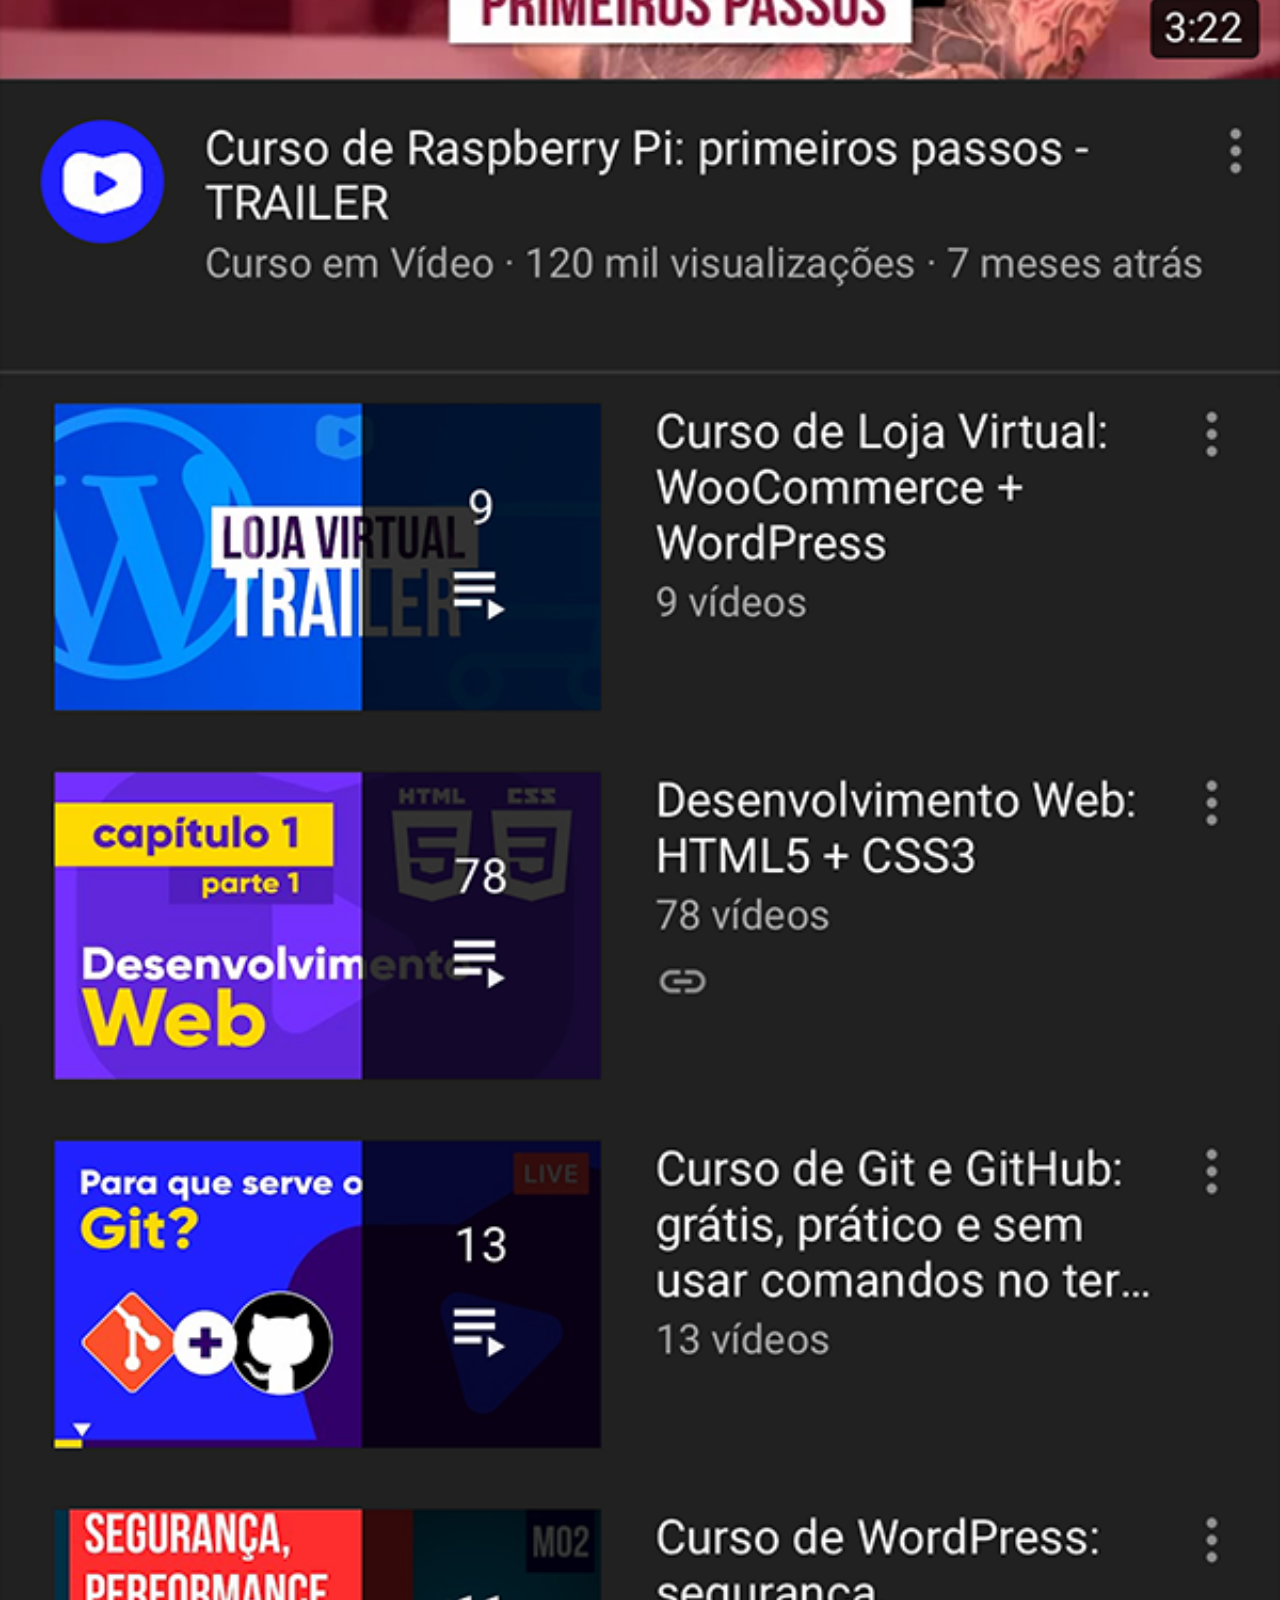
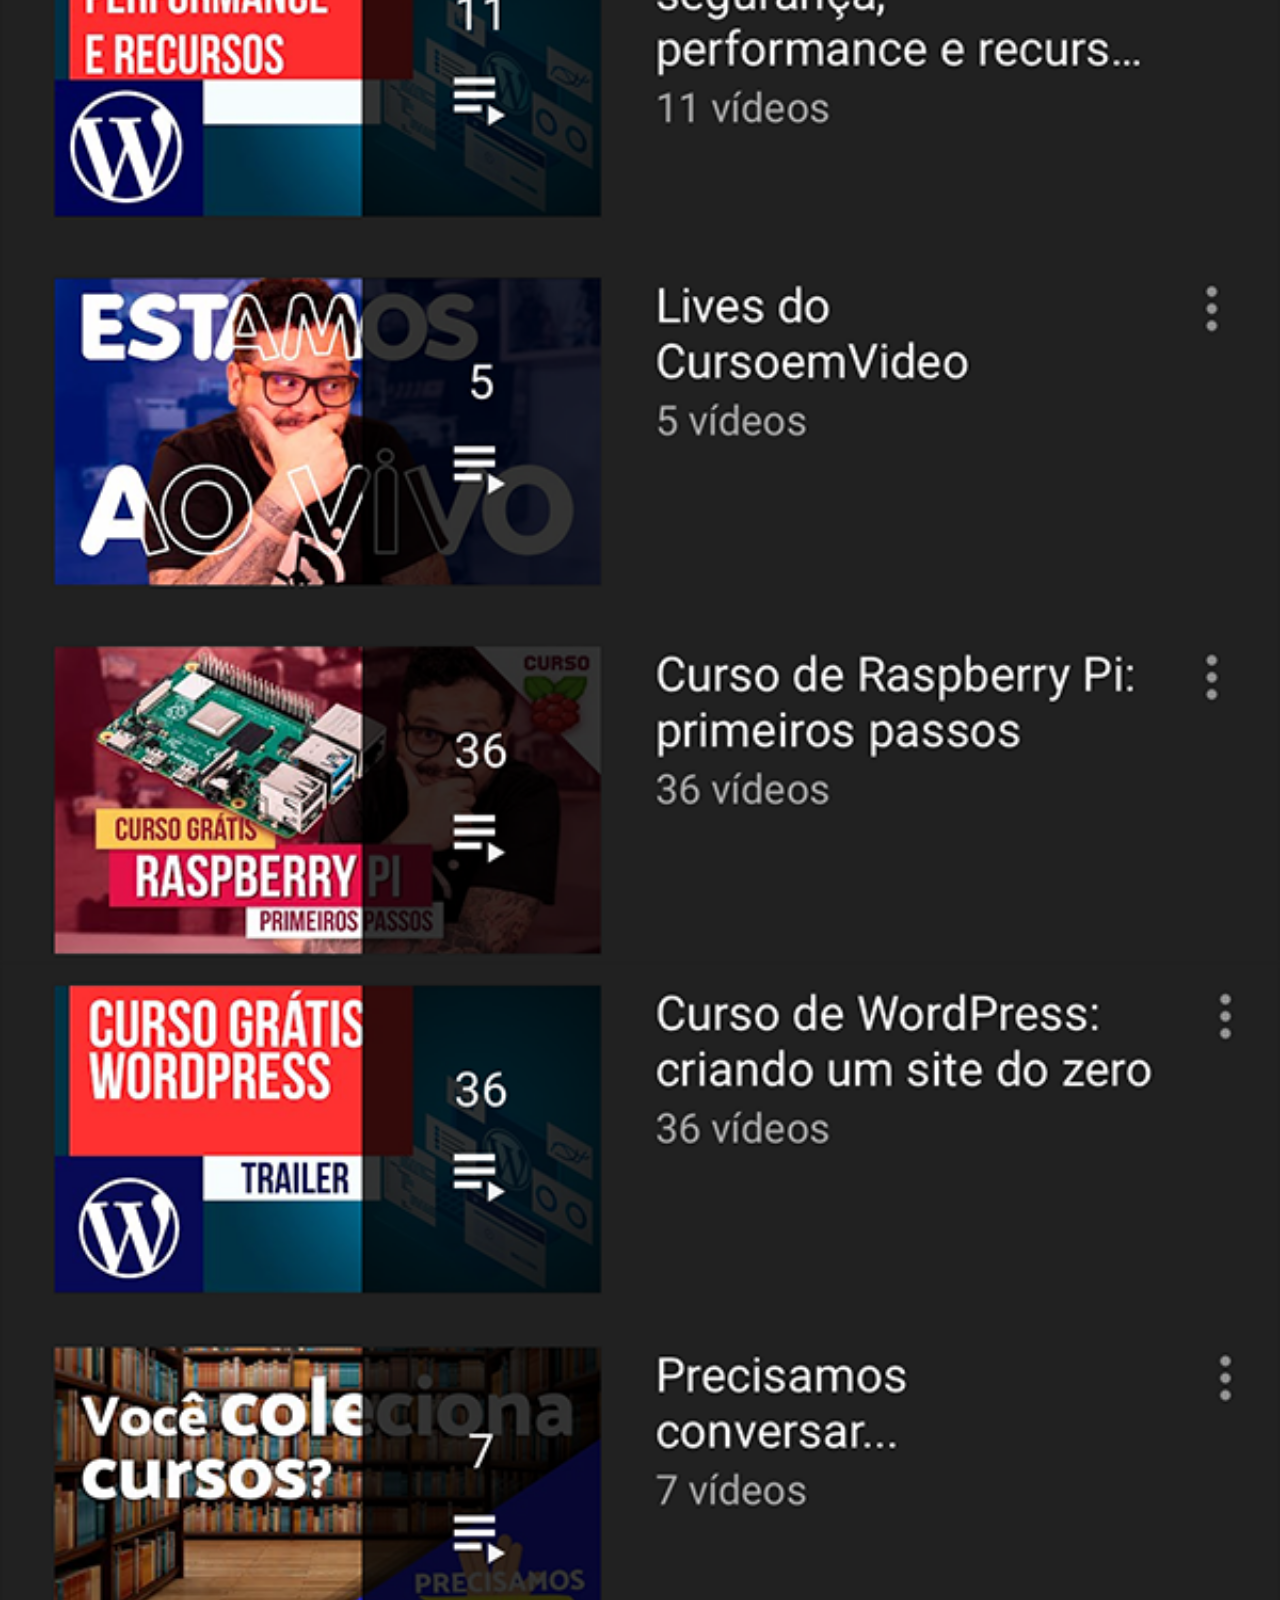
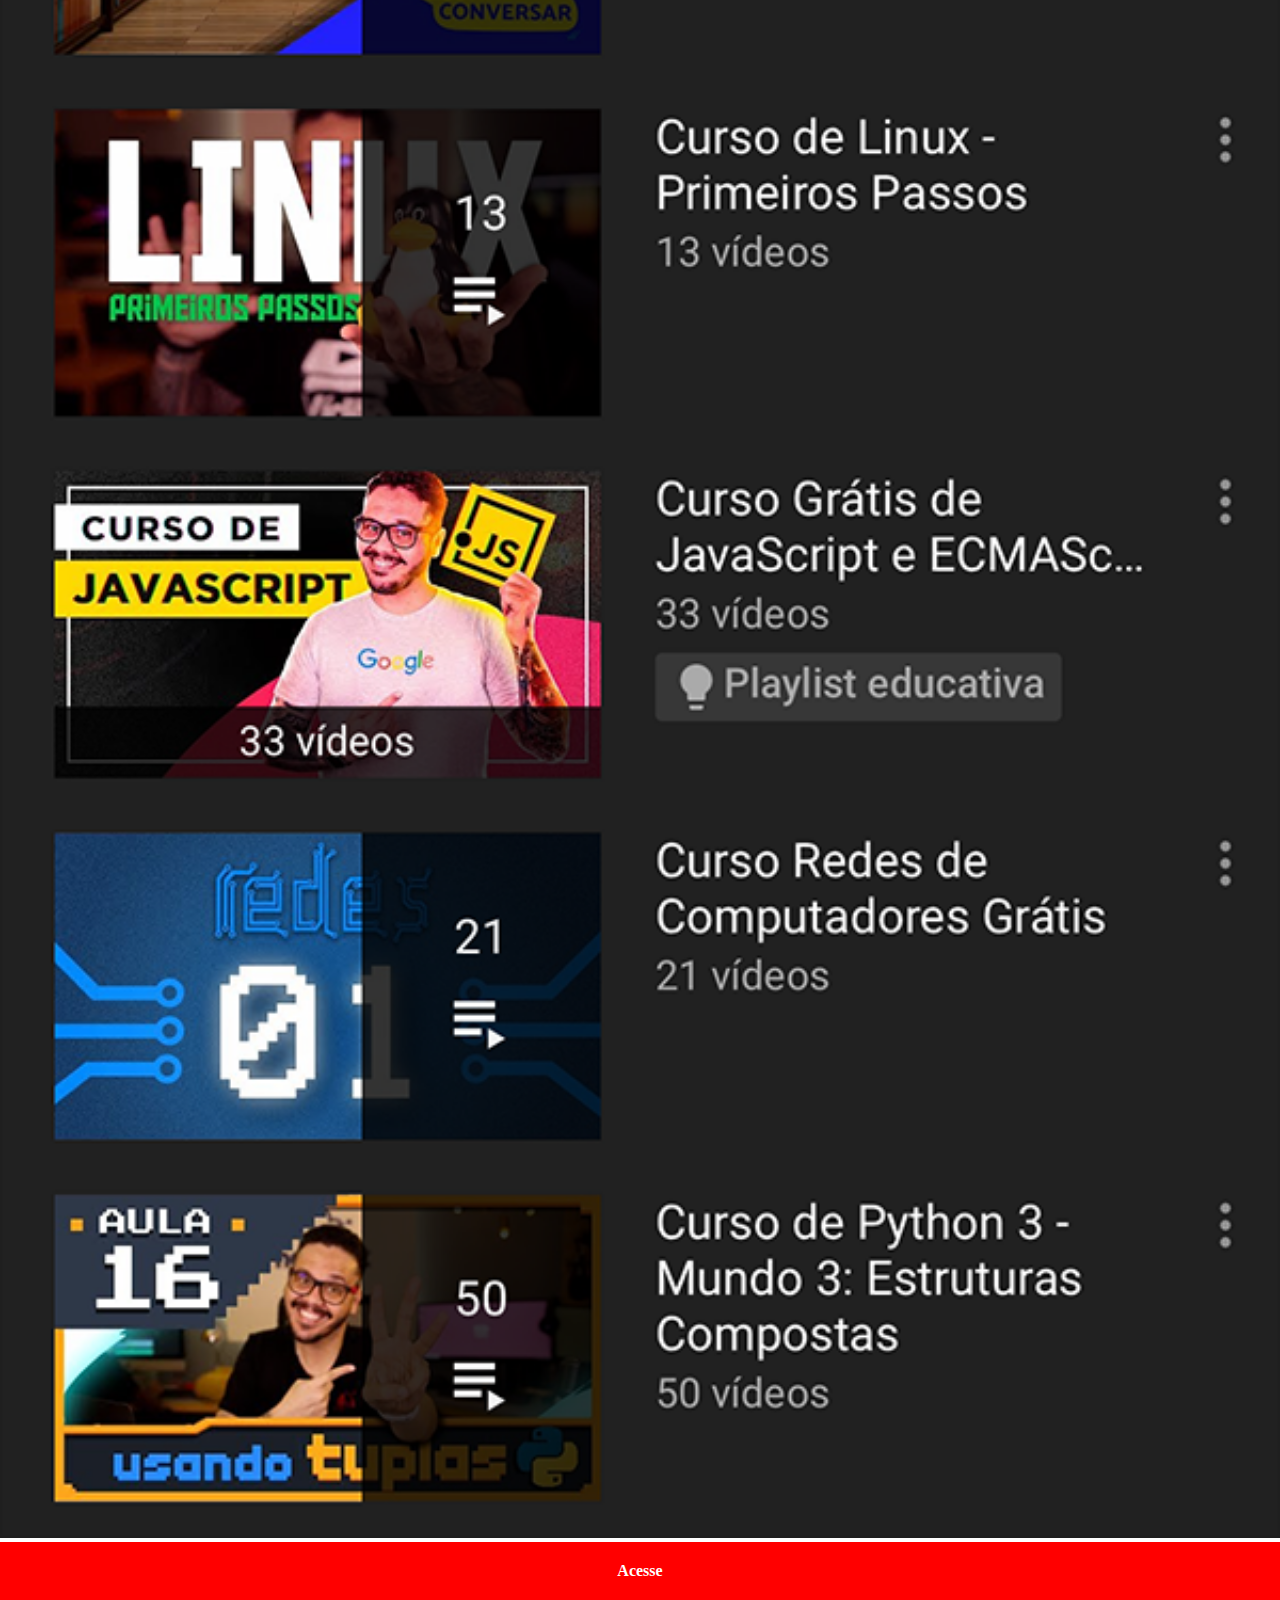
<file: youtube.html>
<!DOCTYPE html>
<html lang="pt-br">
<head>
    <meta charset="UTF-8">
    <meta name="viewport" content="width=device-width, initial-scale=1.0">
    <title>Document</title>
    <style>
        *{
            margin: 0px;
            padding: 0px;
        }

        img {
            background-color: black;
            width: 100vw;
        }

        ::-webkit-scrollbar{
            width: 0px;
            height: 0px;
        }
            

        a {
            display: block;
            background-color: red;
            padding: 20px;
            text-align: center;
            text-decoration: none;
            font-weight: bolder;
            color: white;
        }
    </style>
</head>
<body>
    <img src="imagens/tela-youtube.png" alt="">
    <a href="https://www.youtube.com/@CursoemVideo" target="_blank">Acesse</a>
    
</body>
</html>
</file>
<file: style.css>
@charset "UTF-8";

* {
    margin: 0px;
    padding: 0px;
}

body {
    background: url(imagens/fundo-madeira.jpg);
    background-repeat: no-repeat;
    background-position: center center;
    background-size: cover;
    background-attachment: fixed;
}

section#telefone {
    position: absolute;
    top: 50%;
    left: 50%;
    transform: translate(-50%, -50%);
    display: block;
}

iframe {
    position: absolute;
    top: 50%;
    left: 50%;
    transform: translate(-50%, -50%);
    margin: auto;
    display: block;
    width: 270px;
    height: 471px;

    
}

nav {
    text-align: right;
}

nav  img {
    border-radius: 50%;
    width: 60px;
    max-width: 11%;
    margin-top: 15px;
    margin-right: 10px;
}

nav img:hover {
    box-shadow: 0px 4px 40px 0px white;
    transition: 0.5s;
}
</file>
